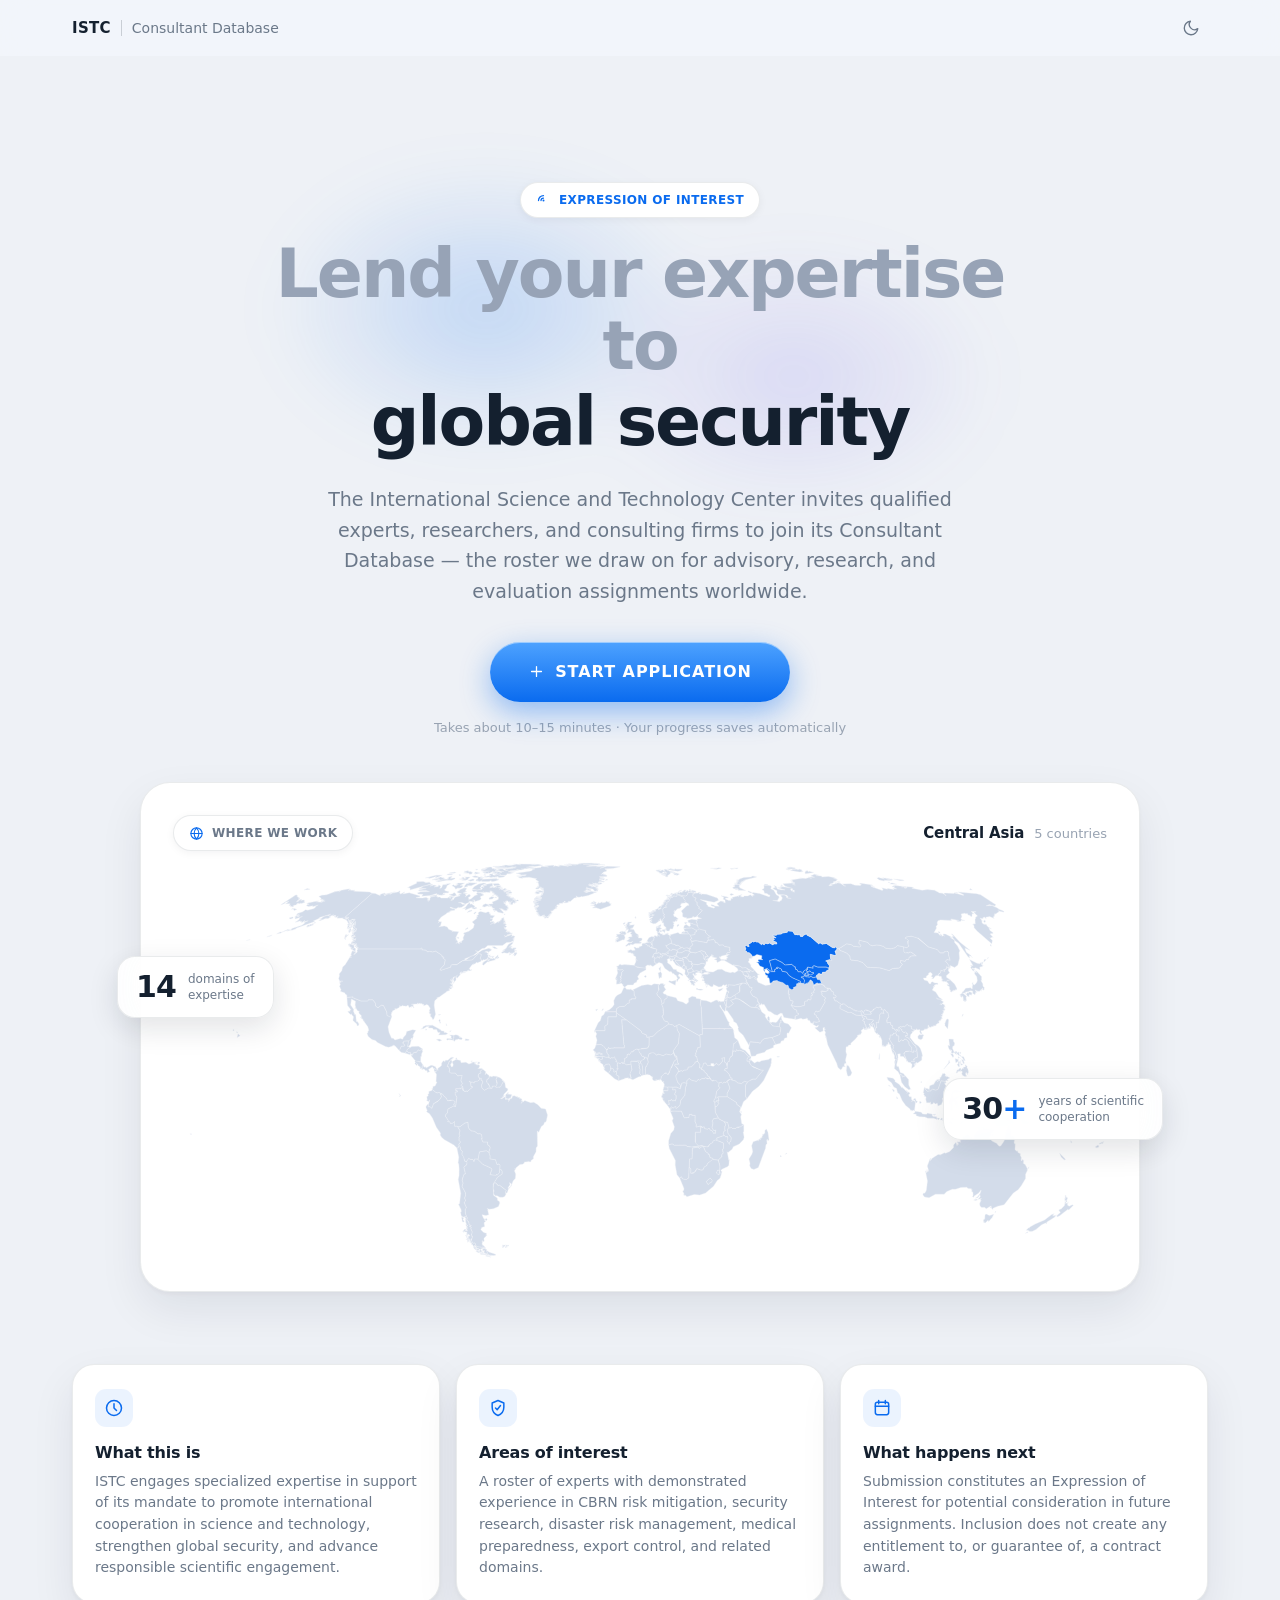
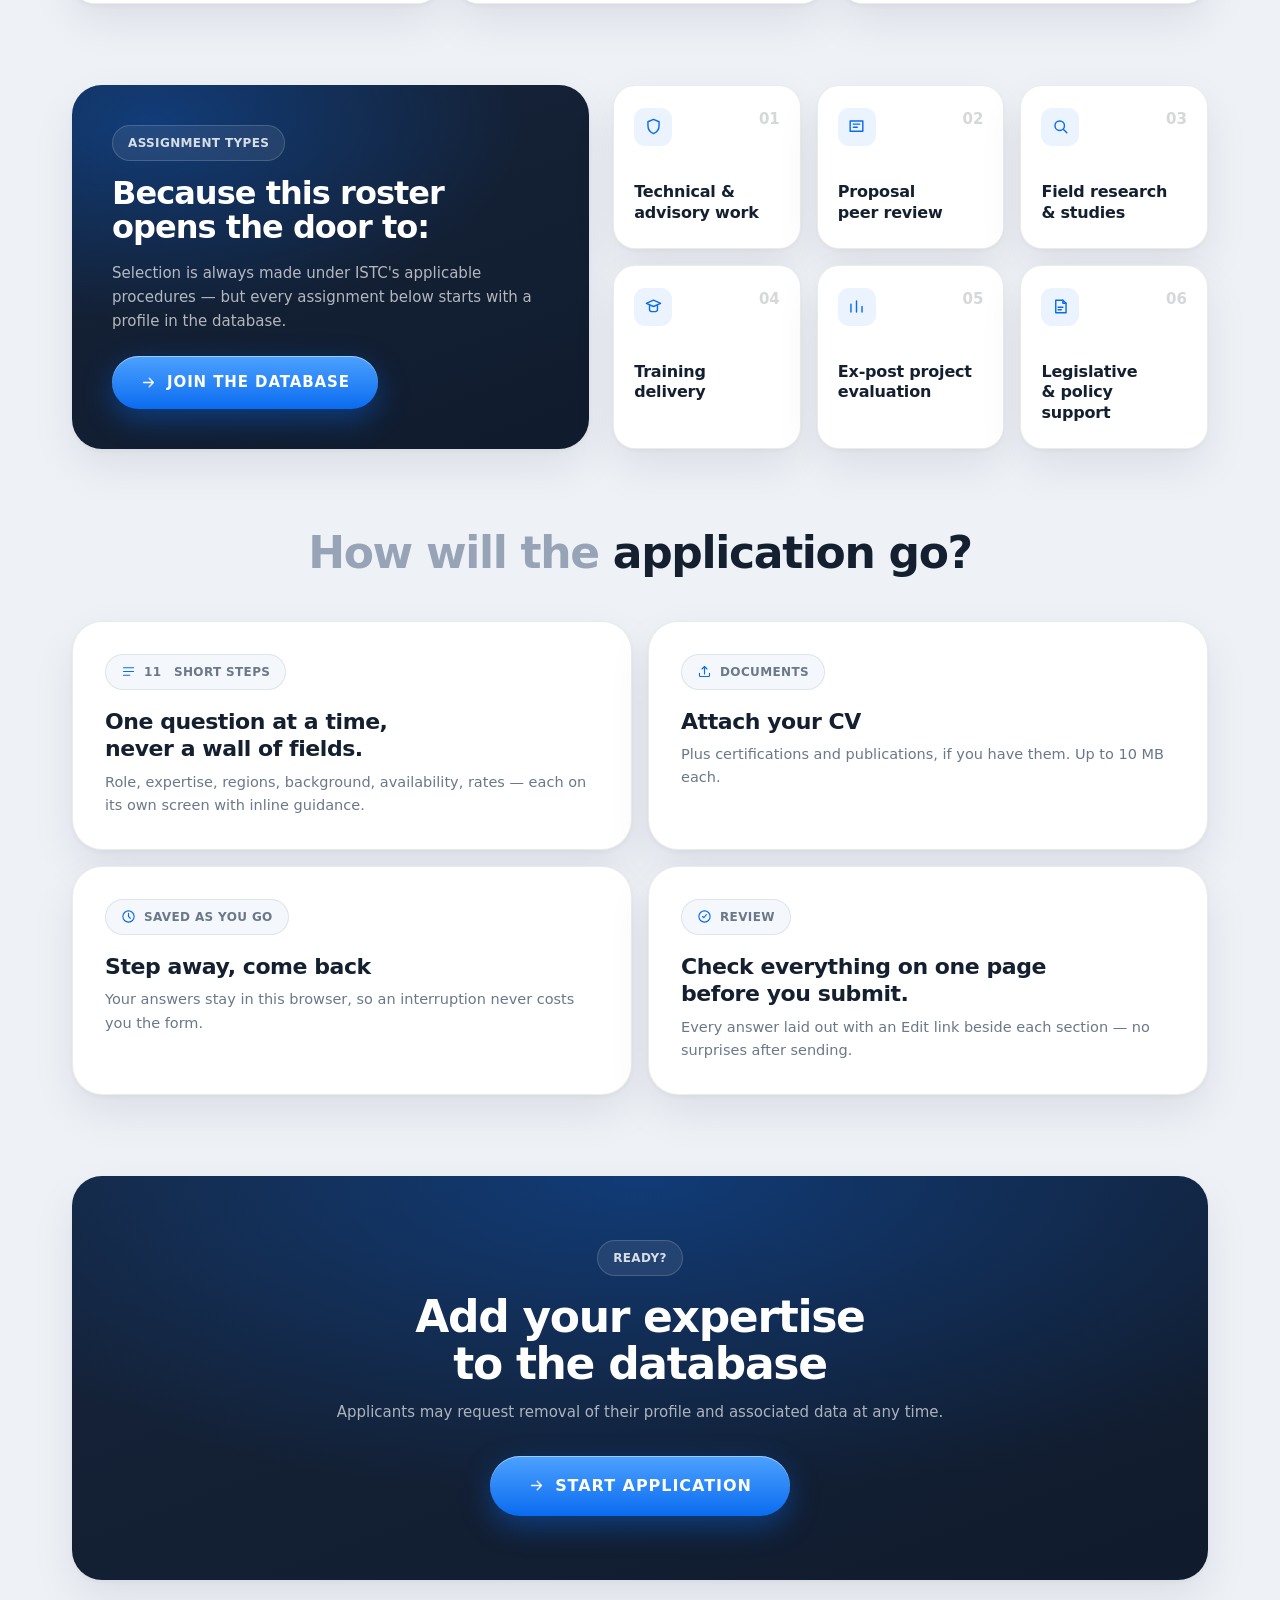
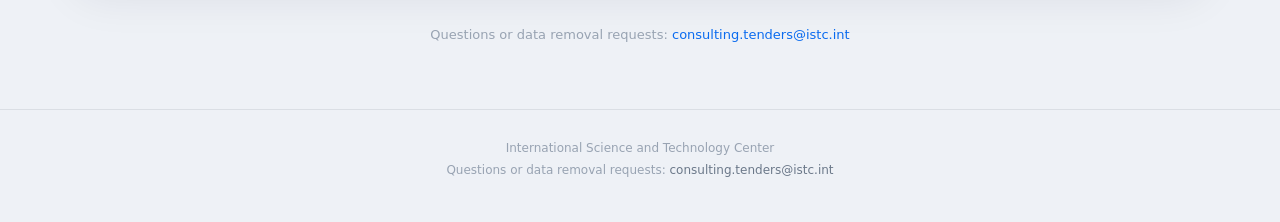
<file: index.html>
<!DOCTYPE html>
<html lang="en">
<head>
  <meta charset="UTF-8" />
  <meta name="viewport" content="width=device-width, initial-scale=1.0" />
  <script>try { document.documentElement.dataset.theme = localStorage.getItem('istc-theme') || 'light'; } catch (e) { document.documentElement.dataset.theme = 'light'; }</script>
  <title>ISTC Consultant Database — Expression of Interest</title>
  <meta name="description" content="Submit an Expression of Interest for inclusion in the ISTC Consultant Database." />
  <link rel="icon" href="data:image/svg+xml,%3Csvg xmlns='http://www.w3.org/2000/svg' viewBox='0 0 64 64'%3E%3Crect width='64' height='64' rx='14' fill='%230a6bef'/%3E%3Ctext x='32' y='42' font-family='-apple-system,Helvetica,Arial' font-size='26' font-weight='700' fill='white' text-anchor='middle'%3EI%3C/text%3E%3C/svg%3E" />
  <!-- ?v= is a cache-busting token: bump it on every deploy so returning
       visitors never run a stale mix of old CSS with new JS. -->
  <link rel="stylesheet" href="styles.css?v=2026-08-11a" />
</head>
<body>

  <header class="site-header" id="siteHeader">
    <div class="header-inner">
      <div class="brand">
        <span class="brand-mark">ISTC</span>
        <span class="brand-divider" aria-hidden="true"></span>
        <span class="brand-name">Consultant Database</span>
      </div>
      <div class="header-actions">
        <div class="step-indicator" id="stepIndicator" aria-live="polite"></div>
        <button class="theme-toggle" id="themeToggle" type="button" aria-label="Switch to dark appearance">
          <svg class="icon-moon" viewBox="0 0 24 24" fill="none" stroke="currentColor" stroke-width="1.8" stroke-linecap="round" stroke-linejoin="round" aria-hidden="true"><path d="M21 12.8A9 9 0 1 1 11.2 3a7 7 0 0 0 9.8 9.8z"/></svg>
          <svg class="icon-sun" viewBox="0 0 24 24" fill="none" stroke="currentColor" stroke-width="1.8" stroke-linecap="round" stroke-linejoin="round" aria-hidden="true"><circle cx="12" cy="12" r="4"/><path d="M12 2v2m0 16v2M4.9 4.9l1.4 1.4m11.4 11.4l1.4 1.4M2 12h2m16 0h2M4.9 19.1l1.4-1.4m11.4-11.4l1.4-1.4"/></svg>
        </button>
      </div>
    </div>
    <div class="progress-track" aria-hidden="true">
      <div class="progress-fill" id="progressFill"></div>
    </div>
    <nav class="stepper" id="stepper" aria-label="Application steps" hidden>
      <div class="stepper-track" id="stepperTrack"></div>
    </nav>
  </header>

  <main id="main">

    <!-- ============ LANDING ============ -->
    <section class="step step-intro" data-step="intro">

      <div class="hero">
        <div class="hero-glow" aria-hidden="true"></div>

        <span class="pill pill-live">
          <svg viewBox="0 0 24 24" fill="none" stroke="currentColor" stroke-width="2" stroke-linecap="round" aria-hidden="true"><path d="M4 12a8 8 0 0 1 8-8"/><path d="M8 12a4 4 0 0 1 4-4"/><circle cx="12" cy="12" r="1.6" fill="currentColor" stroke="none"/></svg>
          Expression of Interest
        </span>

        <h1 class="hero-title">
          <span class="line"><span class="soft">Lend your expertise to</span></span>
          <span class="line"><span class="strong">global security</span></span>
        </h1>

        <p class="hero-lead">
          The International Science and Technology Center invites qualified experts,
          researchers, and consulting firms to join its Consultant Database —
          the roster we draw on for advisory, research, and evaluation assignments worldwide.
        </p>

        <div class="hero-cta">
          <button class="btn btn-glow btn-large" id="startBtn" type="button">
            <svg viewBox="0 0 24 24" fill="none" stroke="currentColor" stroke-width="1.8" stroke-linecap="round" stroke-linejoin="round" aria-hidden="true"><path d="M12 5v14M5 12h14"/></svg>
            Start application
          </button>
          <p class="hero-time">Takes about 10–15 minutes · Your progress saves automatically</p>
        </div>
      </div>

      <!-- Interactive world map -->
      <div class="map-showcase">
        <div class="map-showcase-head">
          <span class="pill">
            <svg viewBox="0 0 24 24" fill="none" stroke="currentColor" stroke-width="1.8" stroke-linecap="round" stroke-linejoin="round" aria-hidden="true"><circle cx="12" cy="12" r="9"/><path d="M3 12h18M12 3c2.5 2.6 3.8 5.7 3.8 9S14.5 18.4 12 21c-2.5-2.6-3.8-5.7-3.8-9S9.5 5.6 12 3z"/></svg>
            Where we work
          </span>
          <p class="map-showcase-caption" id="tourCaption" aria-live="polite">
            <span class="tour-region">Central Asia</span>
            <span class="tour-count">5 countries</span>
          </p>
        </div>
        <div class="map-stage" id="showcaseMap"></div>
        <div class="map-float map-float-a">
          <span class="map-float-num" data-schema-stat="expertise-options">14</span>
          <span class="map-float-label">domains of<br />expertise</span>
        </div>
        <div class="map-float map-float-b">
          <span class="map-float-num">30<span class="plus">+</span></span>
          <span class="map-float-label">years of scientific<br />cooperation</span>
        </div>
      </div>

      <!-- What this is -->
      <section class="intro-section">
        <div class="intro-cards">
          <div class="intro-card">
            <div class="intro-card-icon" aria-hidden="true">
              <svg viewBox="0 0 24 24" fill="none" stroke="currentColor" stroke-width="1.8" stroke-linecap="round" stroke-linejoin="round"><circle cx="12" cy="12" r="9"/><path d="M12 7v5l3 3"/></svg>
            </div>
            <h3>What this is</h3>
            <p>ISTC engages specialized expertise in support of its mandate to promote international cooperation in science and technology, strengthen global security, and advance responsible scientific engagement.</p>
          </div>
          <div class="intro-card">
            <div class="intro-card-icon" aria-hidden="true">
              <svg viewBox="0 0 24 24" fill="none" stroke="currentColor" stroke-width="1.8" stroke-linecap="round" stroke-linejoin="round"><path d="M9 12l2 2 4-5"/><path d="M12 3l7 3v5c0 5-3.5 8.5-7 10-3.5-1.5-7-5-7-10V6l7-3z"/></svg>
            </div>
            <h3>Areas of interest</h3>
            <p>A roster of experts with demonstrated experience in CBRN risk mitigation, security research, disaster risk management, medical preparedness, export control, and related domains.</p>
          </div>
          <div class="intro-card">
            <div class="intro-card-icon" aria-hidden="true">
              <svg viewBox="0 0 24 24" fill="none" stroke="currentColor" stroke-width="1.8" stroke-linecap="round" stroke-linejoin="round"><rect x="4" y="5" width="16" height="15" rx="2.5"/><path d="M8 3v4M16 3v4M4 10h16"/></svg>
            </div>
            <h3>What happens next</h3>
            <p>Submission constitutes an Expression of Interest for potential consideration in future assignments. Inclusion does not create any entitlement to, or guarantee of, a contract award.</p>
          </div>
        </div>
      </section>

      <!-- What you could work on -->
      <section class="work-section">
        <div class="work-dark">
          <span class="pill pill-dark">Assignment types</span>
          <h2 class="work-dark-title">
            Because this roster<br />opens the door to:
          </h2>
          <p class="work-dark-text">
            Selection is always made under ISTC's applicable procedures — but every
            assignment below starts with a profile in the database.
          </p>
          <button class="btn btn-glow" id="startBtn3" type="button">
            <svg viewBox="0 0 24 24" fill="none" stroke="currentColor" stroke-width="1.8" stroke-linecap="round" stroke-linejoin="round" aria-hidden="true"><path d="M5 12h14M13 6l6 6-6 6"/></svg>
            Join the database
          </button>
        </div>

        <div class="work-grid">
          <article class="work-card">
            <span class="work-icon" aria-hidden="true">
              <svg viewBox="0 0 24 24" fill="none" stroke="currentColor" stroke-width="1.8" stroke-linecap="round" stroke-linejoin="round"><path d="M12 3l7 3v5c0 5-3.5 8.5-7 10-3.5-1.5-7-5-7-10V6l7-3z"/></svg>
            </span>
            <span class="work-num">01</span>
            <h3>Technical &amp;<br />advisory work</h3>
          </article>
          <article class="work-card">
            <span class="work-icon" aria-hidden="true">
              <svg viewBox="0 0 24 24" fill="none" stroke="currentColor" stroke-width="1.8" stroke-linecap="round" stroke-linejoin="round"><path d="M4 5h16v13H4z"/><path d="M8 9h8M8 13h5"/></svg>
            </span>
            <span class="work-num">02</span>
            <h3>Proposal<br />peer review</h3>
          </article>
          <article class="work-card">
            <span class="work-icon" aria-hidden="true">
              <svg viewBox="0 0 24 24" fill="none" stroke="currentColor" stroke-width="1.8" stroke-linecap="round" stroke-linejoin="round"><circle cx="11" cy="11" r="6"/><path d="M20 20l-4.5-4.5"/></svg>
            </span>
            <span class="work-num">03</span>
            <h3>Field research<br />&amp; studies</h3>
          </article>
          <article class="work-card">
            <span class="work-icon" aria-hidden="true">
              <svg viewBox="0 0 24 24" fill="none" stroke="currentColor" stroke-width="1.8" stroke-linecap="round" stroke-linejoin="round"><path d="M3 8l9-4 9 4-9 4-9-4z"/><path d="M7 11v5c0 1.4 2.2 2.5 5 2.5s5-1.1 5-2.5v-5"/></svg>
            </span>
            <span class="work-num">04</span>
            <h3>Training<br />delivery</h3>
          </article>
          <article class="work-card">
            <span class="work-icon" aria-hidden="true">
              <svg viewBox="0 0 24 24" fill="none" stroke="currentColor" stroke-width="1.8" stroke-linecap="round" stroke-linejoin="round"><path d="M5 19V9M12 19V5M19 19v-7"/></svg>
            </span>
            <span class="work-num">05</span>
            <h3>Ex-post project<br />evaluation</h3>
          </article>
          <article class="work-card">
            <span class="work-icon" aria-hidden="true">
              <svg viewBox="0 0 24 24" fill="none" stroke="currentColor" stroke-width="1.8" stroke-linecap="round" stroke-linejoin="round"><path d="M6 4h9l4 4v12H6z"/><path d="M15 4v4h4"/><path d="M9 13h6M9 16h4"/></svg>
            </span>
            <span class="work-num">06</span>
            <h3>Legislative<br />&amp; policy support</h3>
          </article>
        </div>
      </section>

      <!-- How it works -->
      <section class="how">
        <h2 class="section-title">
          <span class="soft">How will the</span>
          <span class="strong">application go?</span>
        </h2>
        <div class="how-grid">
          <article class="how-card how-card-wide">
            <span class="pill">
              <svg viewBox="0 0 24 24" fill="none" stroke="currentColor" stroke-width="1.8" stroke-linecap="round" stroke-linejoin="round" aria-hidden="true"><path d="M4 6h16M4 12h16M4 18h10"/></svg>
              <span data-schema-stat="steps">11</span>&nbsp;short steps
            </span>
            <h3>One question at a time,<br />never a wall of fields.</h3>
            <p>Role, expertise, regions, background, availability, rates — each on its own screen with inline guidance.</p>
          </article>
          <article class="how-card">
            <span class="pill">
              <svg viewBox="0 0 24 24" fill="none" stroke="currentColor" stroke-width="1.8" stroke-linecap="round" stroke-linejoin="round" aria-hidden="true"><path d="M12 16V4m0 0L8 8m4-4l4 4"/><path d="M4 15v3.5A1.5 1.5 0 0 0 5.5 20h13a1.5 1.5 0 0 0 1.5-1.5V15"/></svg>
              Documents
            </span>
            <h3>Attach your CV</h3>
            <p>Plus certifications and publications, if you have them. Up to 10 MB each.</p>
          </article>
          <article class="how-card">
            <span class="pill">
              <svg viewBox="0 0 24 24" fill="none" stroke="currentColor" stroke-width="1.8" stroke-linecap="round" stroke-linejoin="round" aria-hidden="true"><circle cx="12" cy="12" r="9"/><path d="M12 7v5l3 3"/></svg>
              Saved as you go
            </span>
            <h3>Step away, come back</h3>
            <p>Your answers stay in this browser, so an interruption never costs you the form.</p>
          </article>
          <article class="how-card how-card-wide">
            <span class="pill">
              <svg viewBox="0 0 24 24" fill="none" stroke="currentColor" stroke-width="1.8" stroke-linecap="round" stroke-linejoin="round" aria-hidden="true"><path d="M9 12l2 2 4-5"/><circle cx="12" cy="12" r="9"/></svg>
              Review
            </span>
            <h3>Check everything on one page<br />before you submit.</h3>
            <p>Every answer laid out with an Edit link beside each section — no surprises after sending.</p>
          </article>
        </div>
      </section>

      <!-- Closing CTA -->
      <section class="closer">
        <span class="pill pill-dark">Ready?</span>
        <h2 class="closer-title">Add your expertise<br />to the database</h2>
        <p class="closer-text">
          Applicants may request removal of their profile and associated data at any time.
        </p>
        <button class="btn btn-glow btn-large" id="startBtn2" type="button">
          <svg viewBox="0 0 24 24" fill="none" stroke="currentColor" stroke-width="1.8" stroke-linecap="round" stroke-linejoin="round" aria-hidden="true"><path d="M5 12h14M13 6l6 6-6 6"/></svg>
          Start application
        </button>
      </section>

      <p class="intro-privacy">
        Questions or data removal requests:
        <a href="mailto:consulting.tenders@istc.int">consulting.tenders@istc.int</a>
      </p>
    </section>

    <!-- Steps are rendered from schema.js by render.js — edit them in admin.html -->
    <form id="eoiForm" novalidate></form>

    <!-- ============ SUCCESS ============ -->
    <section class="step step-success" data-step="success" hidden>
      <div class="success-inner">
        <div class="success-mark" aria-hidden="true">
          <svg viewBox="0 0 64 64" fill="none">
            <circle cx="32" cy="32" r="30" stroke="currentColor" stroke-width="3" class="success-circle" />
            <path d="M20 33l8 8 16-17" stroke="currentColor" stroke-width="4" stroke-linecap="round" stroke-linejoin="round" class="success-tick" />
          </svg>
        </div>
        <h2 class="success-title" tabindex="-1">Thank you</h2>
        <p class="success-text">
          Your Expression of Interest has been received. ISTC will contact you should a suitable
          assignment arise. Inclusion in the Consultant Database does not guarantee a contract award.
        </p>
        <div class="success-downloads" id="successDownloads">
          <button type="button" class="download-btn" data-download="pdf">Save as PDF</button>
          <button type="button" class="download-btn" data-download="xlsx">Download Excel</button>
        </div>
        <p class="success-text success-text-small">
          You may request removal of your profile at any time by writing to
          <a href="mailto:consulting.tenders@istc.int">consulting.tenders@istc.int</a>.
        </p>
      </div>
    </section>

  </main>

  <footer class="site-footer">
    <p>International Science and Technology Center</p>
    <p>
      Questions or data removal requests:
      <a href="mailto:consulting.tenders@istc.int">consulting.tenders@istc.int</a>
    </p>
  </footer>

  <!-- Order matters: schema + icons + map must exist before render.js builds
       the form, and app.js wires the rendered DOM. -->
  <script src="form-schema.js?v=2026-08-11a"></script>
  <script src="schema.js?v=2026-08-11a"></script>
  <script src="data.js?v=2026-08-11a"></script>
  <script src="map-data.js?v=2026-08-11a"></script>
  <script src="map.js?v=2026-08-11a"></script>
  <script src="icons.js?v=2026-08-11a"></script>
  <script src="render.js?v=2026-08-11a"></script>
  <script src="export.js?v=2026-08-11a"></script>
  <script src="app.js?v=2026-08-11a"></script>
  <script src="landing.js?v=2026-08-11a"></script>
</body>
</html>
</file>
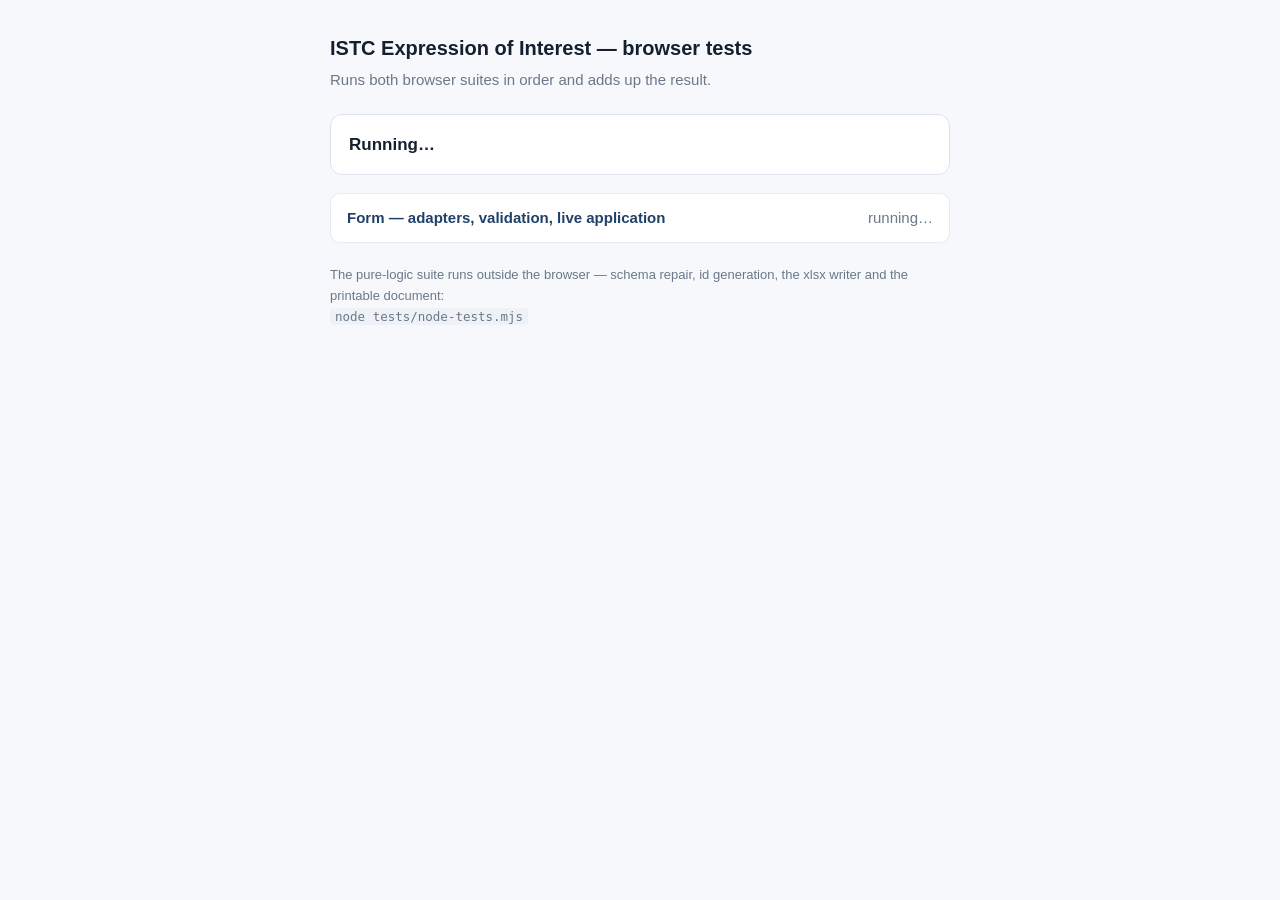
<file: tests/index.html>
<!DOCTYPE html>
<html lang="en">
<head>
<meta charset="UTF-8" />
<meta name="viewport" content="width=device-width, initial-scale=1" />
<title>ISTC form — all browser tests</title>
<style>
  body { font: 15px/1.6 -apple-system, "Segoe UI", Roboto, sans-serif; margin: 0; padding: 32px;
         background: #f6f8fb; color: #14202f; }
  main { max-width: 620px; margin: 0 auto; }
  h1 { font-size: 20px; margin: 0 0 4px; }
  .sub { color: #6b7889; margin: 0 0 22px; }
  #total { border: 1px solid #dde3ec; background: #fff; border-radius: 12px; padding: 16px 18px;
           font-size: 17px; font-weight: 700; margin-bottom: 18px; }
  #total.pass { border-color: #1f8a4c; color: #1f8a4c; }
  #total.fail { border-color: #c0392b; color: #c0392b; }
  .suite { display: flex; align-items: baseline; gap: 10px; background: #fff; border: 1px solid #e6eaf1;
           border-radius: 10px; padding: 12px 16px; margin-bottom: 8px; }
  .suite a { font-weight: 600; color: #204068; text-decoration: none; }
  .suite a:hover { text-decoration: underline; }
  .score { margin-left: auto; font-variant-numeric: tabular-nums; color: #6b7889; }
  .score.ok { color: #1f8a4c; font-weight: 700; }
  .score.no { color: #c0392b; font-weight: 700; }
  .fails { font: 12px/1.5 ui-monospace, Menlo, monospace; color: #c0392b; white-space: pre-wrap;
           margin: 0 0 10px 16px; }
  .note { color: #6b7889; font-size: 13px; margin-top: 22px; }
  code { background: #eef1f6; padding: 1px 5px; border-radius: 4px; font-size: 12.5px; }
  iframe { position: absolute; left: -10000px; top: 0; width: 1400px; height: 1000px; border: 0; }
</style>
</head>
<body>
<main>
  <h1>ISTC Expression of Interest — browser tests</h1>
  <p class="sub">Runs both browser suites in order and adds up the result.</p>
  <div id="total">Running…</div>
  <div id="suites"></div>
  <p class="note">
    The pure-logic suite runs outside the browser — schema repair, id generation,
    the xlsx writer and the printable document:<br />
    <code>node tests/node-tests.mjs</code>
  </p>
</main>

<iframe id="runner"></iframe>

<script>
'use strict';

/* Each suite is its own page so it can be opened and debugged on its own.
   This hub just loads them in turn and reads the result each one publishes.
   They run sequentially on purpose: both use the same localStorage keys. */
const SUITES = [
  { file: 'tests.html', label: 'Form — adapters, validation, live application' },
  { file: 'admin-tests.html', label: 'Editor — questions, types, conditions, publishing' },
];

const runner = document.getElementById('runner');
const list = document.getElementById('suites');
const total = document.getElementById('total');

function row(suite) {
  const el = document.createElement('div');
  el.className = 'suite';
  el.innerHTML = `<a href="${suite.file}" target="_blank">${suite.label}</a>`
    + `<span class="score">running…</span>`;
  list.appendChild(el);
  return el.querySelector('.score');
}

function runSuite(suite) {
  return new Promise((resolve) => {
    const started = Date.now();
    const poll = setInterval(() => {
      let result = null;
      try { result = runner.contentWindow.__testResults; } catch (_) { /* still navigating */ }
      if (result) { clearInterval(poll); resolve(result); }
      else if (Date.now() - started > 60000) {
        clearInterval(poll);
        resolve({ passed: 0, failed: 1, failures: [{ name: suite.file, error: 'timed out after 60s' }] });
      }
    }, 200);
    runner.src = `${suite.file}?hub=${Date.now()}`;
  });
}

(async function main() {
  let passed = 0;
  let failed = 0;

  for (const suite of SUITES) {
    const score = row(suite);
    const result = await runSuite(suite);
    passed += result.passed;
    failed += result.failed;
    score.textContent = result.failed ? `${result.passed} passed, ${result.failed} failed` : `${result.passed} passed`;
    score.className = `score ${result.failed ? 'no' : 'ok'}`;
    (result.failures || []).forEach((f) => {
      const p = document.createElement('p');
      p.className = 'fails';
      p.textContent = `✗ ${f.name}\n  ${f.error || f.err || ''}`;
      list.appendChild(p);
    });
  }

  total.textContent = failed ? `${passed} passed, ${failed} failed` : `All ${passed} browser tests passed`;
  total.className = failed ? 'fail' : 'pass';
  document.title = failed ? `FAIL (${failed})` : `PASS (${passed})`;
  window.__testResults = { passed, failed };
})();
</script>
</body>
</html>
</file>
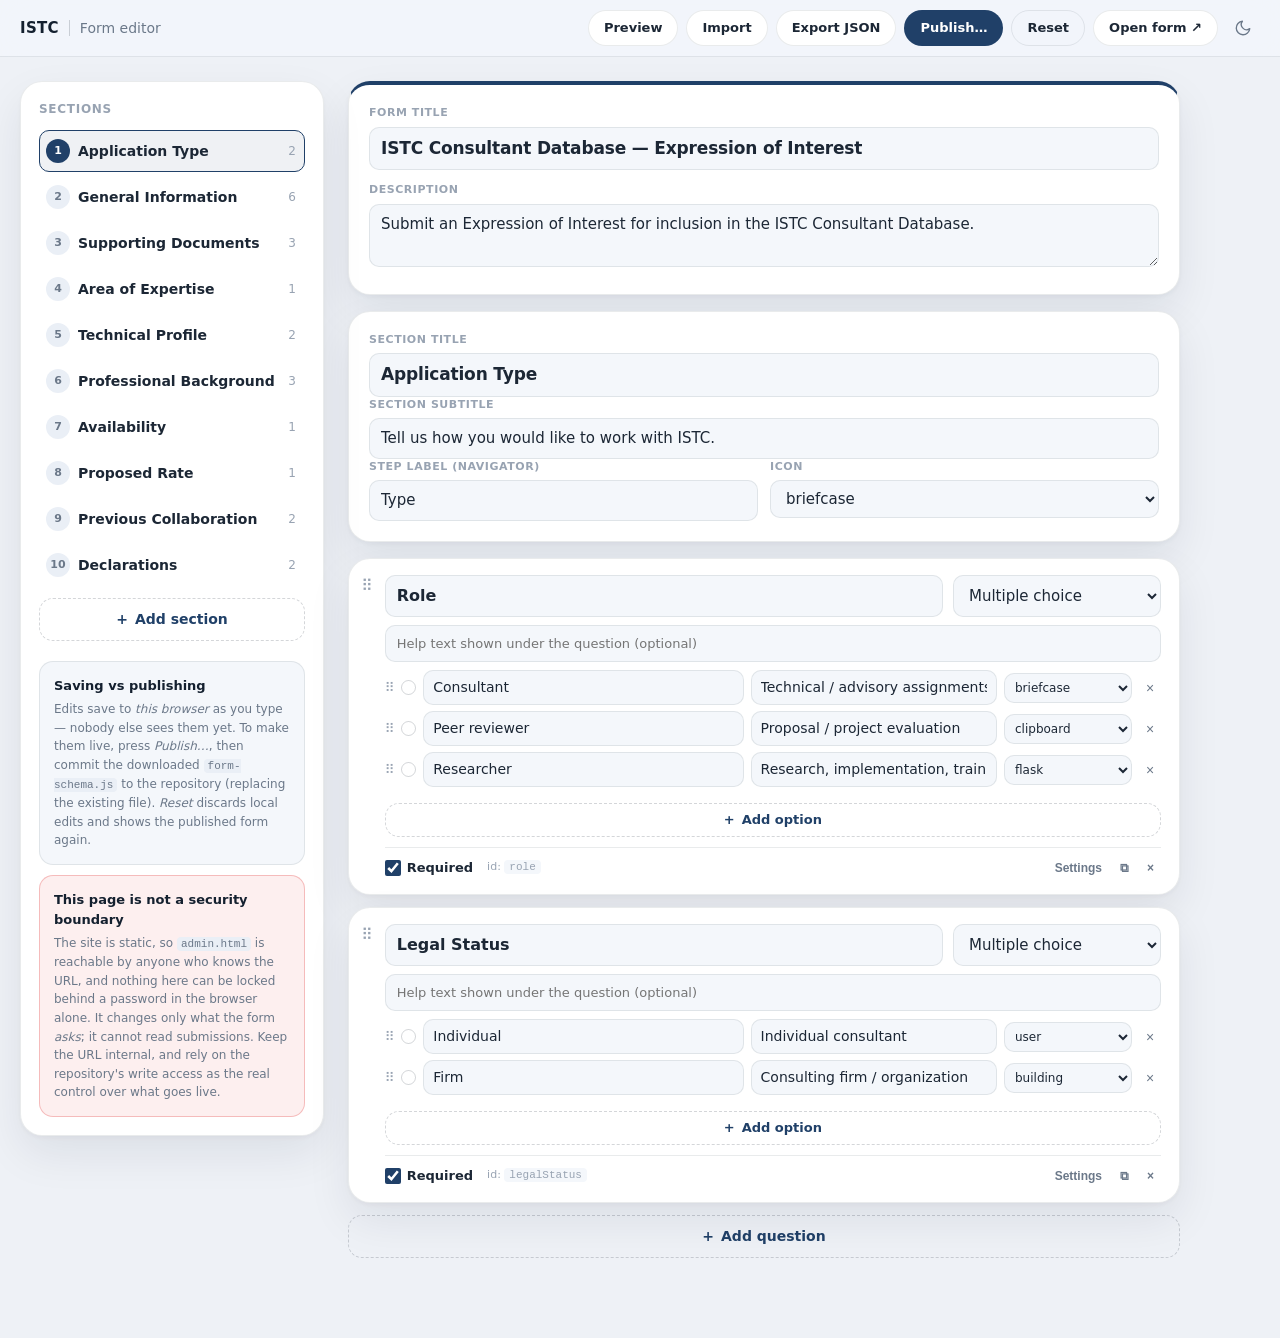
<file: admin.html>
<!DOCTYPE html>
<html lang="en">
<head>
  <meta charset="UTF-8" />
  <meta name="viewport" content="width=device-width, initial-scale=1.0" />
  <script>try { document.documentElement.dataset.theme = localStorage.getItem('istc-theme') || 'light'; } catch (e) { document.documentElement.dataset.theme = 'light'; }</script>
  <title>Form editor — ISTC Consultant Database</title>
  <meta name="robots" content="noindex" />
  <link rel="icon" href="data:image/svg+xml,%3Csvg xmlns='http://www.w3.org/2000/svg' viewBox='0 0 64 64'%3E%3Crect width='64' height='64' rx='14' fill='%23204068'/%3E%3Ctext x='32' y='43' font-family='-apple-system,Helvetica,Arial' font-size='30' font-weight='700' fill='white' text-anchor='middle'%3E%E2%9A%99%3C/text%3E%3C/svg%3E" />
  <link rel="stylesheet" href="styles.css?v=2026-08-11a" />
  <link rel="stylesheet" href="admin.css?v=2026-08-11a" />
</head>
<body class="admin-body">

  <header class="admin-header">
    <div class="admin-header-inner">
      <div class="brand">
        <span class="brand-mark">ISTC</span>
        <span class="brand-divider" aria-hidden="true"></span>
        <span class="brand-name">Form editor</span>
      </div>
      <div class="admin-actions">
        <span class="admin-saved" id="savedState" aria-live="polite"></span>
        <button type="button" class="admin-btn" id="previewBtn">Preview</button>
        <button type="button" class="admin-btn" id="importBtn">Import</button>
        <button type="button" class="admin-btn" id="exportJsonBtn">Export JSON</button>
        <button type="button" class="admin-btn admin-btn-primary" id="exportBtn">Publish…</button>
        <button type="button" class="admin-btn admin-btn-ghost" id="resetBtn">Reset</button>
        <a class="admin-btn" href="index.html" target="_blank" rel="noopener">Open form ↗</a>
        <button class="theme-toggle" id="themeToggle" type="button" aria-label="Switch appearance">
          <svg class="icon-moon" viewBox="0 0 24 24" fill="none" stroke="currentColor" stroke-width="1.8" stroke-linecap="round" stroke-linejoin="round" aria-hidden="true"><path d="M21 12.8A9 9 0 1 1 11.2 3a7 7 0 0 0 9.8 9.8z"/></svg>
          <svg class="icon-sun" viewBox="0 0 24 24" fill="none" stroke="currentColor" stroke-width="1.8" stroke-linecap="round" stroke-linejoin="round" aria-hidden="true"><circle cx="12" cy="12" r="4"/><path d="M12 2v2m0 16v2M4.9 4.9l1.4 1.4m11.4 11.4l1.4 1.4M2 12h2m16 0h2M4.9 19.1l1.4-1.4m11.4-11.4l1.4-1.4"/></svg>
        </button>
      </div>
    </div>
  </header>

  <main class="admin-main">
    <aside class="admin-sidebar">
      <h2 class="admin-side-title">Sections</h2>
      <ol class="section-list" id="sectionList"></ol>
      <button type="button" class="admin-add" id="addSectionBtn">
        <span aria-hidden="true">+</span> Add section
      </button>

      <div class="admin-note">
        <strong>Saving vs publishing</strong>
        <p>
          Edits save to <em>this browser</em> as you type — nobody else sees them yet.
          To make them live, press <em>Publish…</em>, then commit the downloaded
          <code>form-schema.js</code> to the repository (replacing the existing file).
          <em>Reset</em> discards local edits and shows the published form again.
        </p>
      </div>

      <div class="admin-note admin-note-warn">
        <strong>This page is not a security boundary</strong>
        <p>
          The site is static, so <code>admin.html</code> is reachable by anyone who
          knows the URL, and nothing here can be locked behind a password in the
          browser alone. It changes only what the form <em>asks</em>; it cannot read
          submissions. Keep the URL internal, and rely on the repository's write
          access as the real control over what goes live.
        </p>
      </div>
    </aside>

    <div class="admin-canvas">
      <div class="admin-form-head">
        <label class="admin-label" for="formTitle">Form title</label>
        <input class="admin-input admin-input-title" id="formTitle" type="text" />
        <label class="admin-label" for="formDesc">Description</label>
        <textarea class="admin-input" id="formDesc" rows="2"></textarea>
      </div>

      <div class="admin-section-head">
        <div>
          <label class="admin-label" for="sectionTitle">Section title</label>
          <input class="admin-input admin-input-title" id="sectionTitle" type="text" />
        </div>
        <div>
          <label class="admin-label" for="sectionSubtitle">Section subtitle</label>
          <input class="admin-input" id="sectionSubtitle" type="text" />
        </div>
        <div class="admin-two">
          <div>
            <label class="admin-label" for="sectionNav">Step label (navigator)</label>
            <input class="admin-input" id="sectionNav" type="text" />
          </div>
          <div>
            <label class="admin-label" for="sectionIcon">Icon</label>
            <select class="admin-input" id="sectionIcon"></select>
          </div>
        </div>
      </div>

      <div id="questionList"></div>

      <div class="admin-add-row">
        <button type="button" class="admin-add" id="addQuestionBtn">
          <span aria-hidden="true">+</span> Add question
        </button>
      </div>
    </div>
  </main>

  <!-- Preview -->
  <div class="admin-modal" id="previewModal" hidden>
    <div class="admin-modal-card admin-modal-wide">
      <div class="admin-modal-head">
        <h2>Preview — <span id="previewStepName"></span></h2>
        <button type="button" class="admin-btn admin-btn-ghost" id="closePreview">Close</button>
      </div>
      <div class="admin-preview-body">
        <div class="step-card" id="previewHost"></div>
      </div>
      <p class="admin-modal-note">
        A visual preview of this section. Buttons and the map are not interactive here —
        open the real form to test behaviour.
      </p>
    </div>
  </div>

  <!-- Import -->
  <div class="admin-modal" id="importModal" hidden>
    <div class="admin-modal-card">
      <div class="admin-modal-head">
        <h2>Import schema JSON</h2>
        <button type="button" class="admin-btn admin-btn-ghost" id="closeImport">Close</button>
      </div>
      <textarea class="admin-input admin-json" id="importText" rows="14" placeholder="Paste the contents of form-schema.json here…"></textarea>
      <p class="admin-modal-error" id="importError" hidden></p>
      <div class="admin-modal-foot">
        <button type="button" class="admin-btn admin-btn-primary" id="doImport">Replace form with this JSON</button>
      </div>
    </div>
  </div>

  <script src="schema.js?v=2026-08-11a"></script>
  <script src="data.js?v=2026-08-11a"></script>
  <script src="icons.js?v=2026-08-11a"></script>
  <script src="render.js?v=2026-08-11a"></script>
  <script src="admin.js?v=2026-08-11a"></script>
</body>
</html>
</file>
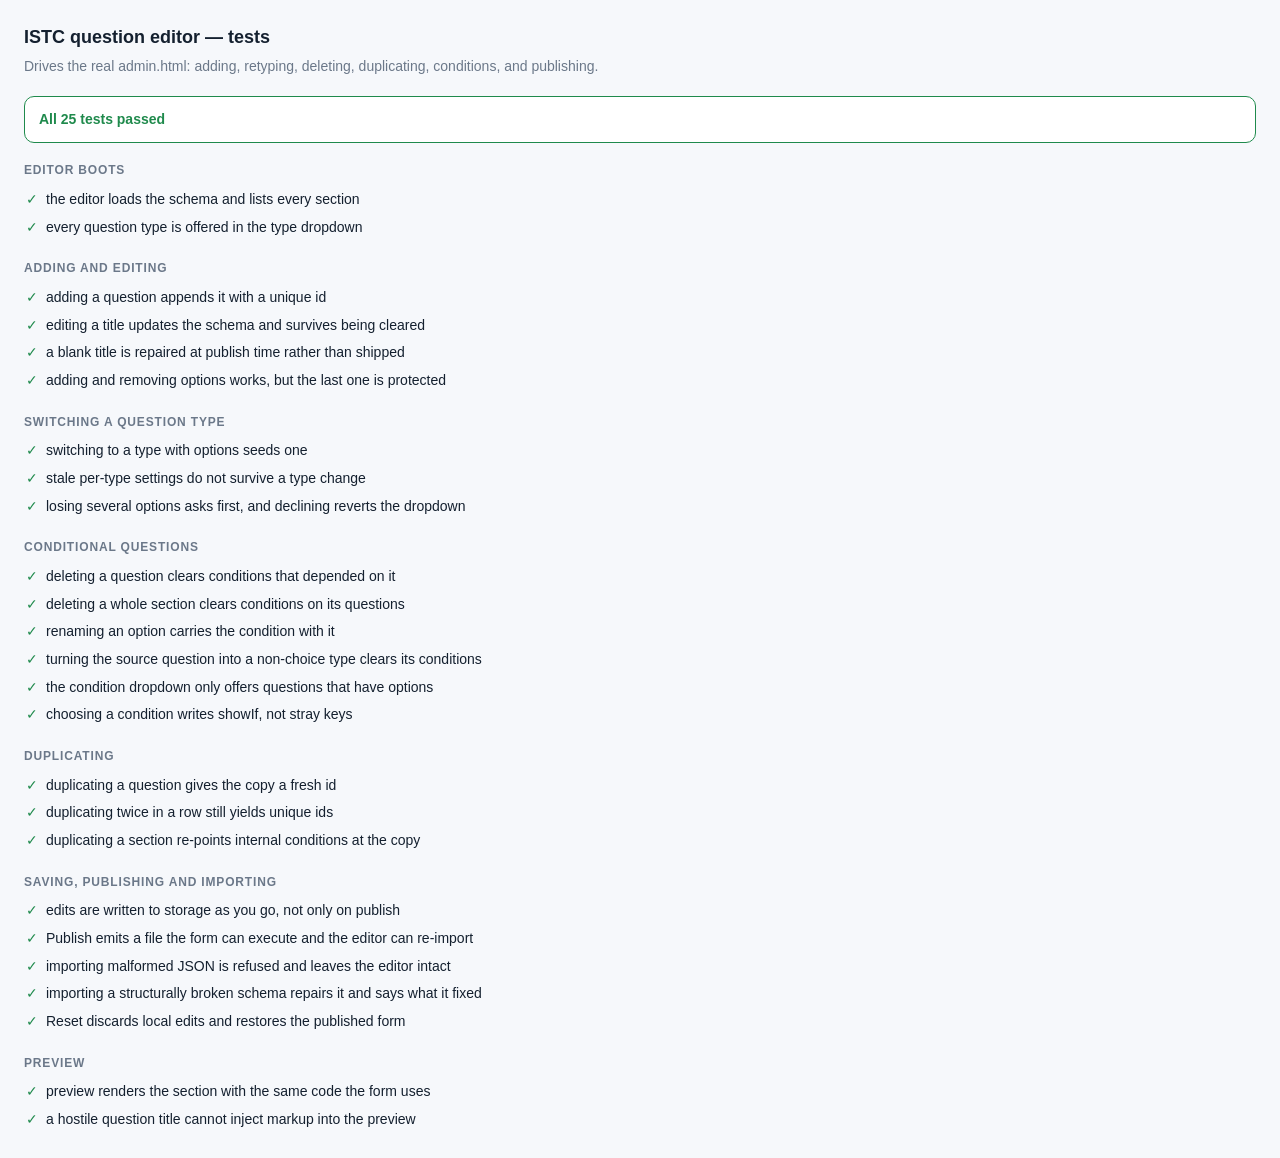
<file: tests/admin-tests.html>
<!DOCTYPE html>
<html lang="en">
<head>
<meta charset="UTF-8" />
<meta name="viewport" content="width=device-width, initial-scale=1" />
<title>ISTC question editor — tests</title>
<style>
  body { font: 14px/1.55 -apple-system, "Segoe UI", Roboto, sans-serif; margin: 0; padding: 24px;
         background: #f6f8fb; color: #14202f; }
  h1 { font-size: 18px; margin: 0 0 4px; }
  .sub { color: #6b7889; margin: 0 0 18px; }
  #summary { position: sticky; top: 0; background: #fff; border: 1px solid #dde3ec; border-radius: 10px;
             padding: 12px 14px; font-weight: 700; margin-bottom: 14px; z-index: 5; }
  #summary.pass { border-color: #1f8a4c; color: #1f8a4c; }
  #summary.fail { border-color: #c0392b; color: #c0392b; }
  h2 { font-size: 12px; text-transform: uppercase; letter-spacing: .07em; color: #6b7889; margin: 18px 0 6px; }
  .t { padding: 3px 0 3px 22px; position: relative; }
  .t.ok::before { content: "✓"; color: #1f8a4c; position: absolute; left: 2px; }
  .t.no::before { content: "✗"; color: #c0392b; position: absolute; left: 2px; }
  .t.no { color: #c0392b; }
  .why { color: #c0392b; font: 12px/1.5 ui-monospace, Menlo, monospace; white-space: pre-wrap; margin: 2px 0 6px; }
  iframe { position: absolute; left: -10000px; top: 0; width: 1400px; height: 1000px; border: 0; }
</style>
</head>
<body>

<h1>ISTC question editor — tests</h1>
<p class="sub">Drives the real admin.html: adding, retyping, deleting, duplicating, conditions, and publishing.</p>
<div id="summary">Running…</div>
<div id="out"></div>

<iframe id="admin"></iframe>

<script src="../schema.js"></script>
<script>
'use strict';

let passed = 0;
const failed = [];
const out = document.getElementById('out');

function group(name) {
  const h = document.createElement('h2');
  h.textContent = name;
  out.appendChild(h);
}

async function test(name, fn) {
  const row = document.createElement('div');
  row.className = 't';
  row.textContent = name;
  out.appendChild(row);
  try {
    await fn();
    row.classList.add('ok');
    passed += 1;
  } catch (err) {
    row.classList.add('no');
    const why = document.createElement('div');
    why.className = 'why';
    why.textContent = err && err.stack ? err.stack.split('\n').slice(0, 3).join('\n') : String(err);
    out.appendChild(why);
    failed.push({ name, err: String(err && err.message || err) });
  }
}

function assert(cond, msg) { if (!cond) throw new Error(msg || 'assertion failed'); }
function eq(a, b, msg) {
  const x = JSON.stringify(a); const y = JSON.stringify(b);
  if (x !== y) throw new Error(`${msg || 'not equal'}\n  actual:   ${x}\n  expected: ${y}`);
}

const frame = document.getElementById('admin');
const STORAGE_KEY = 'istc-form-schema-v1';

/* The editor writes to the same localStorage key the live form reads. These
   tests deliberately break the schema in storage, so the original is handed
   back at the end — but only if it still describes a usable form, otherwise
   a failed earlier run would keep re-poisoning every later one. */
const preexisting = localStorage.getItem(STORAGE_KEY);

function restoreStorage() {
  localStorage.removeItem(STORAGE_KEY);
  if (!preexisting) return;
  try {
    if (normalizeSchema(JSON.parse(preexisting)).issues.length === 0) {
      localStorage.setItem(STORAGE_KEY, preexisting);
    }
  } catch (_) { /* drop it */ }
}

/* admin.html loads its scripts with a fixed ?v= token, so the browser will
   happily hand the iframe a cached copy of code that has since changed on
   disk — tests then pass against the old file. Re-fetching each script with
   cache:'reload' replaces those cache entries before the iframe loads. */
const ASSETS = ['schema.js', 'data.js', 'icons.js', 'render.js', 'admin.js', 'admin.css', 'admin.html'];

async function primeCache() {
  const token = '?v=2026-08-11a';
  await Promise.all(ASSETS.map((f) => fetch(`../${f}${f.endsWith('.html') ? '' : token}`, { cache: 'reload' })));
}

async function bootAdmin() {
  await primeCache();
  return new Promise((resolve) => {
    frame.addEventListener('load', () => setTimeout(() => {
      const w = frame.contentWindow;
      // The editor asks for confirmation before destructive edits; the tests
      // answer for the user, and record what they were asked.
      w.__answers = [];
      w.__alerts = [];
      w.confirm = (msg) => { w.__answers.push(msg); return w.__confirmWith !== false; };
      w.alert = (msg) => { w.__alerts.push(msg); };
      w.__confirmWith = true;
      resolve({ w, d: frame.contentDocument });
    }, 250), { once: true });
    frame.src = `../admin.html?t=${Date.now()}`;
  });
}

function reset(w) {
  // Start every test from the published/default schema, not the previous test
  w.eval(`
    clearSchemaOverride();
    schema = loadSchema();
    activeSection = 0;
    renderAll();
  `);
}

const q = (w, path) => JSON.parse(w.eval(`JSON.stringify(${path})`));

(async function run() {
  try {
  localStorage.removeItem(STORAGE_KEY);
  const { w, d } = await bootAdmin();
  const ev = (el, type) => el.dispatchEvent(new w.Event(type, { bubbles: true }));

  /* ---------------------------------------------------------- boot */

  group('Editor boots');

  await test('the editor loads the schema and lists every section', () => {
    reset(w);
    const steps = w.eval('schema.steps.length');
    assert(steps > 0, 'no sections');
    eq(d.querySelectorAll('#sectionList .section-item').length, steps, 'section list length');
    eq(d.querySelectorAll('#questionList .q-card').length,
      w.eval('schema.steps[0].questions.length'), 'question card count');
  });

  await test('every question type is offered in the type dropdown', () => {
    const offered = [...d.querySelectorAll('#questionList .q-type option')].map((o) => o.value);
    const known = Object.keys(w.eval('QUESTION_TYPES') ? QUESTION_TYPES : {});
    known.forEach((t) => assert(offered.includes(t), `type "${t}" missing from the dropdown`));
  });

  /* ---------------------------------------------------------- adding */

  group('Adding and editing');

  await test('adding a question appends it with a unique id', () => {
    reset(w);
    const before = w.eval('schema.steps[0].questions.length');
    d.querySelector('#addQuestionBtn').click();
    d.querySelector('#addQuestionBtn').click();
    eq(w.eval('schema.steps[0].questions.length'), before + 2, 'two questions should have been added');
    const ids = q(w, 'schema.steps.flatMap(s => s.questions.map(x => x.id))');
    eq(new Set(ids).size, ids.length, 'duplicate ids after adding');
  });

  await test('editing a title updates the schema and survives being cleared', () => {
    reset(w);
    const input = d.querySelector('#questionList .q-card[data-q="0"] .q-title');
    input.value = 'Renamed question';
    ev(input, 'input');
    eq(w.eval('schema.steps[0].questions[0].title'), 'Renamed question', 'title not stored');

    input.value = '';
    ev(input, 'input');
    eq(w.eval('typeof schema.steps[0].questions[0].title'), 'string',
      'clearing the title must leave a string, not delete the key');
  });

  await test('a blank title is repaired at publish time rather than shipped', () => {
    const issues = q(w, 'normalizeSchema(schema).issues');
    assert(issues.some((s) => /no title/i.test(s)), `expected a "no title" repair, got: ${issues.join(' | ')}`);
    eq(q(w, 'normalizeSchema(schema).schema.steps[0].questions[0].title'), 'Untitled question',
      'the published copy should carry a placeholder title');
  });

  await test('adding and removing options works, but the last one is protected', () => {
    reset(w);
    // question 0 of section 0 is a choice question in the default schema
    const card = d.querySelector('#questionList .q-card[data-q="0"]');
    assert(card.querySelector('[data-add-opt]'), 'expected a choice question first');
    const before = w.eval('schema.steps[0].questions[0].options.length');
    card.querySelector('[data-add-opt]').click();
    eq(w.eval('schema.steps[0].questions[0].options.length'), before + 1, 'option not added');

    // delete every option down to one
    for (let i = 0; i < before; i++) {
      d.querySelector('#questionList .q-card[data-q="0"] [data-del-opt]').click();
    }
    eq(w.eval('schema.steps[0].questions[0].options.length'), 1, 'should have stopped at one option');
    w.__alerts.length = 0;
    d.querySelector('#questionList .q-card[data-q="0"] [data-del-opt]').click();
    eq(w.eval('schema.steps[0].questions[0].options.length'), 1, 'the last option was deleted');
    assert(w.__alerts.length === 1, 'the editor should explain why it refused');
  });

  /* ---------------------------------------------------------- type switching */

  group('Switching a question type');

  await test('switching to a type with options seeds one', () => {
    reset(w);
    d.querySelector('#addQuestionBtn').click();
    const last = w.eval('schema.steps[0].questions.length - 1');
    const sel = d.querySelector(`#questionList .q-card[data-q="${last}"] .q-type`);
    sel.value = 'dropdown';
    ev(sel, 'change');
    eq(w.eval(`schema.steps[0].questions[${last}].type`), 'dropdown', 'type not changed');
    assert(w.eval(`schema.steps[0].questions[${last}].options.length >= 1`), 'no seed option');
  });

  await test('stale per-type settings do not survive a type change', () => {
    reset(w);
    d.querySelector('#addQuestionBtn').click();
    const last = w.eval('schema.steps[0].questions.length - 1');
    w.eval(`schema.steps[0].questions[${last}].type = 'paragraph';
            schema.steps[0].questions[${last}].minWords = 500;
            renderQuestions();`);
    const sel = d.querySelector(`#questionList .q-card[data-q="${last}"] .q-type`);
    sel.value = 'radio';
    ev(sel, 'change');
    assert(!w.eval(`'minWords' in schema.steps[0].questions[${last}]`),
      'minWords should not survive onto a multiple-choice question');
  });

  await test('losing several options asks first, and declining reverts the dropdown', () => {
    reset(w);
    const card = () => d.querySelector('#questionList .q-card[data-q="0"]');
    const originalType = w.eval('schema.steps[0].questions[0].type');
    const originalOpts = w.eval('schema.steps[0].questions[0].options.length');
    assert(originalOpts > 1, 'this test needs a question with several options');

    w.__confirmWith = false;
    w.__answers.length = 0;
    const sel = card().querySelector('.q-type');
    sel.value = 'short_text';
    ev(sel, 'change');
    assert(w.__answers.length === 1, 'the editor should have asked before discarding options');
    eq(w.eval('schema.steps[0].questions[0].type'), originalType, 'declining should keep the type');
    eq(w.eval('schema.steps[0].questions[0].options.length'), originalOpts, 'declining should keep the options');
    eq(card().querySelector('.q-type').value, originalType, 'the dropdown should snap back');

    w.__confirmWith = true;
    const sel2 = card().querySelector('.q-type');
    sel2.value = 'short_text';
    ev(sel2, 'change');
    eq(w.eval('schema.steps[0].questions[0].type'), 'short_text', 'accepting should change the type');
  });

  /* ---------------------------------------------------------- conditions */

  group('Conditional questions');

  await test('deleting a question clears conditions that depended on it', () => {
    reset(w);
    // the default schema conditions orgName on legalStatus
    assert(w.eval("!!schema.steps.flatMap(s=>s.questions).find(x=>x.id==='orgName')?.showIf"),
      'this test expects orgName to be conditional');
    const section = w.eval("schema.steps.findIndex(s => s.questions.some(x => x.id === 'legalStatus'))");
    const index = w.eval(`schema.steps[${section}].questions.findIndex(x => x.id === 'legalStatus')`);
    w.eval(`activeSection = ${section}; renderAll();`);

    w.__answers.length = 0;
    d.querySelector(`#questionList .q-card[data-q="${index}"] [data-del-q]`).click();
    assert(w.__answers.some((m) => /shown based on this one/i.test(m)),
      `the warning should mention dependants; asked: ${JSON.stringify(w.__answers)}`);
    assert(!w.eval("schema.steps.flatMap(s=>s.questions).some(x=>x.id==='legalStatus')"), 'question not deleted');
    assert(!w.eval("schema.steps.flatMap(s=>s.questions).find(x=>x.id==='orgName').showIf"),
      'the dangling condition should have been removed');
  });

  await test('deleting a whole section clears conditions on its questions', () => {
    reset(w);
    const section = w.eval("schema.steps.findIndex(s => s.questions.some(x => x.id === 'legalStatus'))");
    d.querySelector(`#sectionList [data-del-section="${section}"]`).click();
    assert(!w.eval("schema.steps.flatMap(s=>s.questions).some(x=>x.id==='legalStatus')"), 'section not deleted');
    const org = q(w, "schema.steps.flatMap(s=>s.questions).find(x=>x.id==='orgName') || null");
    if (org) assert(!org.showIf, 'orgName kept a condition pointing at a deleted question');
  });

  await test('renaming an option carries the condition with it', () => {
    reset(w);
    const section = w.eval("schema.steps.findIndex(s => s.questions.some(x => x.id === 'legalStatus'))");
    const index = w.eval(`schema.steps[${section}].questions.findIndex(x => x.id === 'legalStatus')`);
    w.eval(`activeSection = ${section}; renderAll();`);
    const current = w.eval("schema.steps.flatMap(s=>s.questions).find(x=>x.id==='orgName').showIf.equals");
    const optIndex = w.eval(`schema.steps[${section}].questions[${index}].options.findIndex(o => o.value === ${JSON.stringify(current)})`);
    assert(optIndex >= 0, 'the condition should point at a real option');

    const input = d.querySelector(`#questionList .q-card[data-q="${index}"] .opt-input[data-opt="${optIndex}"][data-k="label"]`);
    input.value = 'Registered organization';
    ev(input, 'input');

    eq(w.eval("schema.steps.flatMap(s=>s.questions).find(x=>x.id==='orgName').showIf.equals"),
      'Registered organization', 'the condition still points at the old option value');
    eq(q(w, 'normalizeSchema(schema).issues'), [], 'renaming should leave the schema clean');
  });

  await test('turning the source question into a non-choice type clears its conditions', () => {
    reset(w);
    const section = w.eval("schema.steps.findIndex(s => s.questions.some(x => x.id === 'legalStatus'))");
    const index = w.eval(`schema.steps[${section}].questions.findIndex(x => x.id === 'legalStatus')`);
    w.eval(`activeSection = ${section}; renderAll();`);
    const sel = d.querySelector(`#questionList .q-card[data-q="${index}"] .q-type`);
    sel.value = 'paragraph';
    ev(sel, 'change');
    assert(!w.eval("schema.steps.flatMap(s=>s.questions).find(x=>x.id==='orgName').showIf"),
      'a condition survived pointing at a question that no longer has options');
  });

  await test('the condition dropdown only offers questions that have options', () => {
    reset(w);
    d.querySelector('#questionList .q-card[data-q="0"] [data-toggle-settings]').click();
    const sel = d.querySelector('#questionList .q-card[data-q="0"] [data-set="showIfQuestion"]');
    assert(sel, 'no "show only if" control');
    const offered = [...sel.options].map((o) => o.value).filter(Boolean);
    const choiceIds = q(w, `schema.steps.flatMap(s=>s.questions)
      .filter(x => ['radio','checkbox','dropdown','scale'].includes(x.type)).map(x => x.id)`);
    offered.forEach((id) => assert(choiceIds.includes(id), `"${id}" has no options but is offered as a condition`));
  });

  await test('choosing a condition writes showIf, not stray keys', () => {
    reset(w);
    d.querySelector('#addQuestionBtn').click();
    const last = w.eval('schema.steps[0].questions.length - 1');
    d.querySelector(`#questionList .q-card[data-q="${last}"] [data-toggle-settings]`).click();
    const sel = d.querySelector(`#questionList .q-card[data-q="${last}"] [data-set="showIfQuestion"]`);
    const target = [...sel.options].map((o) => o.value).find(Boolean);
    sel.value = target;
    ev(sel, 'input'); // selects fire input as well as change — neither may leak
    ev(sel, 'change');
    const question = q(w, `schema.steps[0].questions[${last}]`);
    assert(question.showIf && question.showIf.question === target, 'showIf was not set');
    assert(!('showIfQuestion' in question), 'a stray showIfQuestion key was written into the schema');
    assert(!('showIfEquals' in question), 'a stray showIfEquals key was written into the schema');
    eq(q(w, 'normalizeSchema(schema).issues'), [], 'the resulting schema should be clean');
  });

  /* ---------------------------------------------------------- duplication */

  group('Duplicating');

  await test('duplicating a question gives the copy a fresh id', () => {
    reset(w);
    const before = q(w, 'schema.steps[0].questions.map(x => x.id)');
    d.querySelector('#questionList .q-card[data-q="0"] [data-dup-q]').click();
    const after = q(w, 'schema.steps[0].questions.map(x => x.id)');
    eq(after.length, before.length + 1, 'no copy was made');
    eq(new Set(after).size, after.length, `duplicate ids: ${after.join(', ')}`);
  });

  await test('duplicating twice in a row still yields unique ids', () => {
    reset(w);
    d.querySelector('#questionList .q-card[data-q="0"] [data-dup-q]').click();
    d.querySelector('#questionList .q-card[data-q="0"] [data-dup-q]').click();
    d.querySelector('#questionList .q-card[data-q="0"] [data-dup-q]').click();
    const ids = q(w, 'schema.steps.flatMap(s => s.questions.map(x => x.id))');
    eq(new Set(ids).size, ids.length, `duplicate ids: ${ids.join(', ')}`);
  });

  await test('duplicating a section re-points internal conditions at the copy', () => {
    reset(w);
    const section = w.eval("schema.steps.findIndex(s => s.questions.some(x => x.id === 'legalStatus'))");
    // put the conditional question in the same section as its source
    w.eval(`
      const src = schema.steps.find(s => s.questions.some(x => x.id === 'legalStatus'));
      const org = schema.steps.flatMap(s => s.questions).find(x => x.id === 'orgName');
      const from = schema.steps.find(s => s.questions.includes(org));
      from.questions.splice(from.questions.indexOf(org), 1);
      src.questions.push(org);
      renderAll();
    `);
    d.querySelector(`#sectionList [data-dup-section="${section}"]`).click();

    const copy = q(w, `schema.steps[${section + 1}]`);
    const conditional = copy.questions.find((x) => x.showIf);
    assert(conditional, 'the copy lost its conditional question');
    const idsInCopy = copy.questions.map((x) => x.id);
    assert(idsInCopy.includes(conditional.showIf.question),
      'the copy still points at the original question instead of its own copy');
    eq(q(w, 'normalizeSchema(schema).issues'), [], 'duplicating should leave a clean schema');
  });

  /* ---------------------------------------------------------- persistence */

  group('Saving, publishing and importing');

  await test('edits are written to storage as you go, not only on publish', () => {
    reset(w);
    localStorage.removeItem(STORAGE_KEY);
    d.querySelector('#addSectionBtn').click();
    const stored = JSON.parse(localStorage.getItem(STORAGE_KEY) || 'null');
    assert(stored, 'adding a section did not persist');
    eq(stored.steps.length, w.eval('schema.steps.length'), 'stored schema is out of step with the editor');
  });

  await test('Publish emits a file the form can execute and the editor can re-import', () => {
    reset(w);
    // capture the download instead of writing it to disk
    let captured = null;
    const realCreate = w.URL.createObjectURL;
    const realClick = w.HTMLAnchorElement.prototype.click;
    w.URL.createObjectURL = (blob) => { captured = blob; return 'blob:captured'; };
    w.URL.revokeObjectURL = () => {};
    w.HTMLAnchorElement.prototype.click = function () {};
    try {
      d.querySelector('#exportBtn').click();
    } finally {
      w.URL.createObjectURL = realCreate;
      w.HTMLAnchorElement.prototype.click = realClick;
    }
    assert(captured, 'Publish produced no file');

    return captured.text().then((text) => {
      assert(/^\/\*/.test(text.trim()), 'the published file should start with an explanatory comment');
      const win = {};
      new Function('window', text)(win);           // must be executable JavaScript
      assert(win.PUBLISHED_SCHEMA, 'no PUBLISHED_SCHEMA was assigned');
      eq(normalizeSchema(win.PUBLISHED_SCHEMA).issues, [], 'the published schema needed repairs');
      assert(!JSON.stringify(win.PUBLISHED_SCHEMA).includes('__open'), 'editor state leaked into the published file');

      // and the editor's own importer must accept it back
      d.querySelector('#importBtn').click();
      d.querySelector('#importText').value = text;
      d.querySelector('#doImport').click();
      assert(d.querySelector('#importModal').hidden, 'the import dialog should close on success');
      eq(w.eval('schema.steps.length'), win.PUBLISHED_SCHEMA.steps.length, 'round-trip changed the section count');
    });
  });

  await test('importing malformed JSON is refused and leaves the editor intact', () => {
    reset(w);
    const before = w.eval('schema.steps.length');
    d.querySelector('#importBtn').click();
    d.querySelector('#importText').value = '{ not json at all';
    d.querySelector('#doImport').click();
    assert(!d.querySelector('#importError').hidden, 'no error was shown');
    assert(!d.querySelector('#importModal').hidden, 'the dialog should stay open on failure');
    eq(w.eval('schema.steps.length'), before, 'a failed import changed the schema');
    d.querySelector('#closeImport').click();
  });

  await test('importing a structurally broken schema repairs it and says what it fixed', () => {
    reset(w);
    w.__alerts.length = 0;
    d.querySelector('#importBtn').click();
    d.querySelector('#importText').value = JSON.stringify({
      steps: [{
        title: 'Broken',
        questions: [
          { id: 'bad id"here', type: 'nonsense', title: '' },
          { id: 'ghost', type: 'short_text', title: 'G', showIf: { question: 'nowhere', equals: 'x' } },
        ],
      }],
    });
    d.querySelector('#doImport').click();
    assert(d.querySelector('#importModal').hidden, 'a repairable schema should import');
    assert(w.__alerts.length === 1, 'the editor should report the repairs it made');
    const ids = q(w, 'schema.steps.flatMap(s => s.questions.map(x => x.id))');
    ids.forEach((id) => assert(/^[A-Za-z0-9_-]+$/.test(id), `unsafe id survived import: ${id}`));
    assert(!w.eval("schema.steps[0].questions.find(x => x.title === 'G').showIf"),
      'a dangling condition survived import');
    eq(q(w, 'normalizeSchema(schema).issues'), [], 'the imported schema should now be clean');
  });

  await test('Reset discards local edits and restores the published form', () => {
    reset(w);
    const original = w.eval('schema.steps.length');
    d.querySelector('#addSectionBtn').click();
    assert(w.eval('schema.steps.length') === original + 1, 'setup failed');
    d.querySelector('#resetBtn').click();
    eq(w.eval('schema.steps.length'), original, 'reset did not restore the published schema');
    assert(!localStorage.getItem(STORAGE_KEY), 'reset should clear the stored override');
  });

  /* ---------------------------------------------------------- preview */

  group('Preview');

  await test('preview renders the section with the same code the form uses', () => {
    reset(w);
    d.querySelector('#previewBtn').click();
    const host = d.querySelector('#previewHost');
    assert(!d.querySelector('#previewModal').hidden, 'preview did not open');
    const count = w.eval('schema.steps[0].questions.length');
    eq(host.querySelectorAll('[data-question]').length, count, 'preview question count');
    d.querySelector('#closePreview').click();
  });

  await test('a hostile question title cannot inject markup into the preview', () => {
    reset(w);
    w.eval(`schema.steps[0].questions[0].title = '"><img src=x onerror=alert(1)>'; renderAll();`);
    d.querySelector('#previewBtn').click();
    const host = d.querySelector('#previewHost');
    assert(!host.querySelector('img'), 'the title injected an element into the preview');
    d.querySelector('#closePreview').click();
  });

  /* ---------------------------------------------------------- teardown */

  } finally {
    restoreStorage();
  }

  const summary = document.getElementById('summary');
  summary.textContent = failed.length ? `${passed} passed, ${failed.length} failed` : `All ${passed} tests passed`;
  summary.className = failed.length ? 'fail' : 'pass';
  window.__testResults = { passed, failed: failed.length, failures: failed };
  document.title = failed.length ? `FAIL (${failed.length})` : `PASS (${passed})`;
})();
</script>
</body>
</html>
</file>
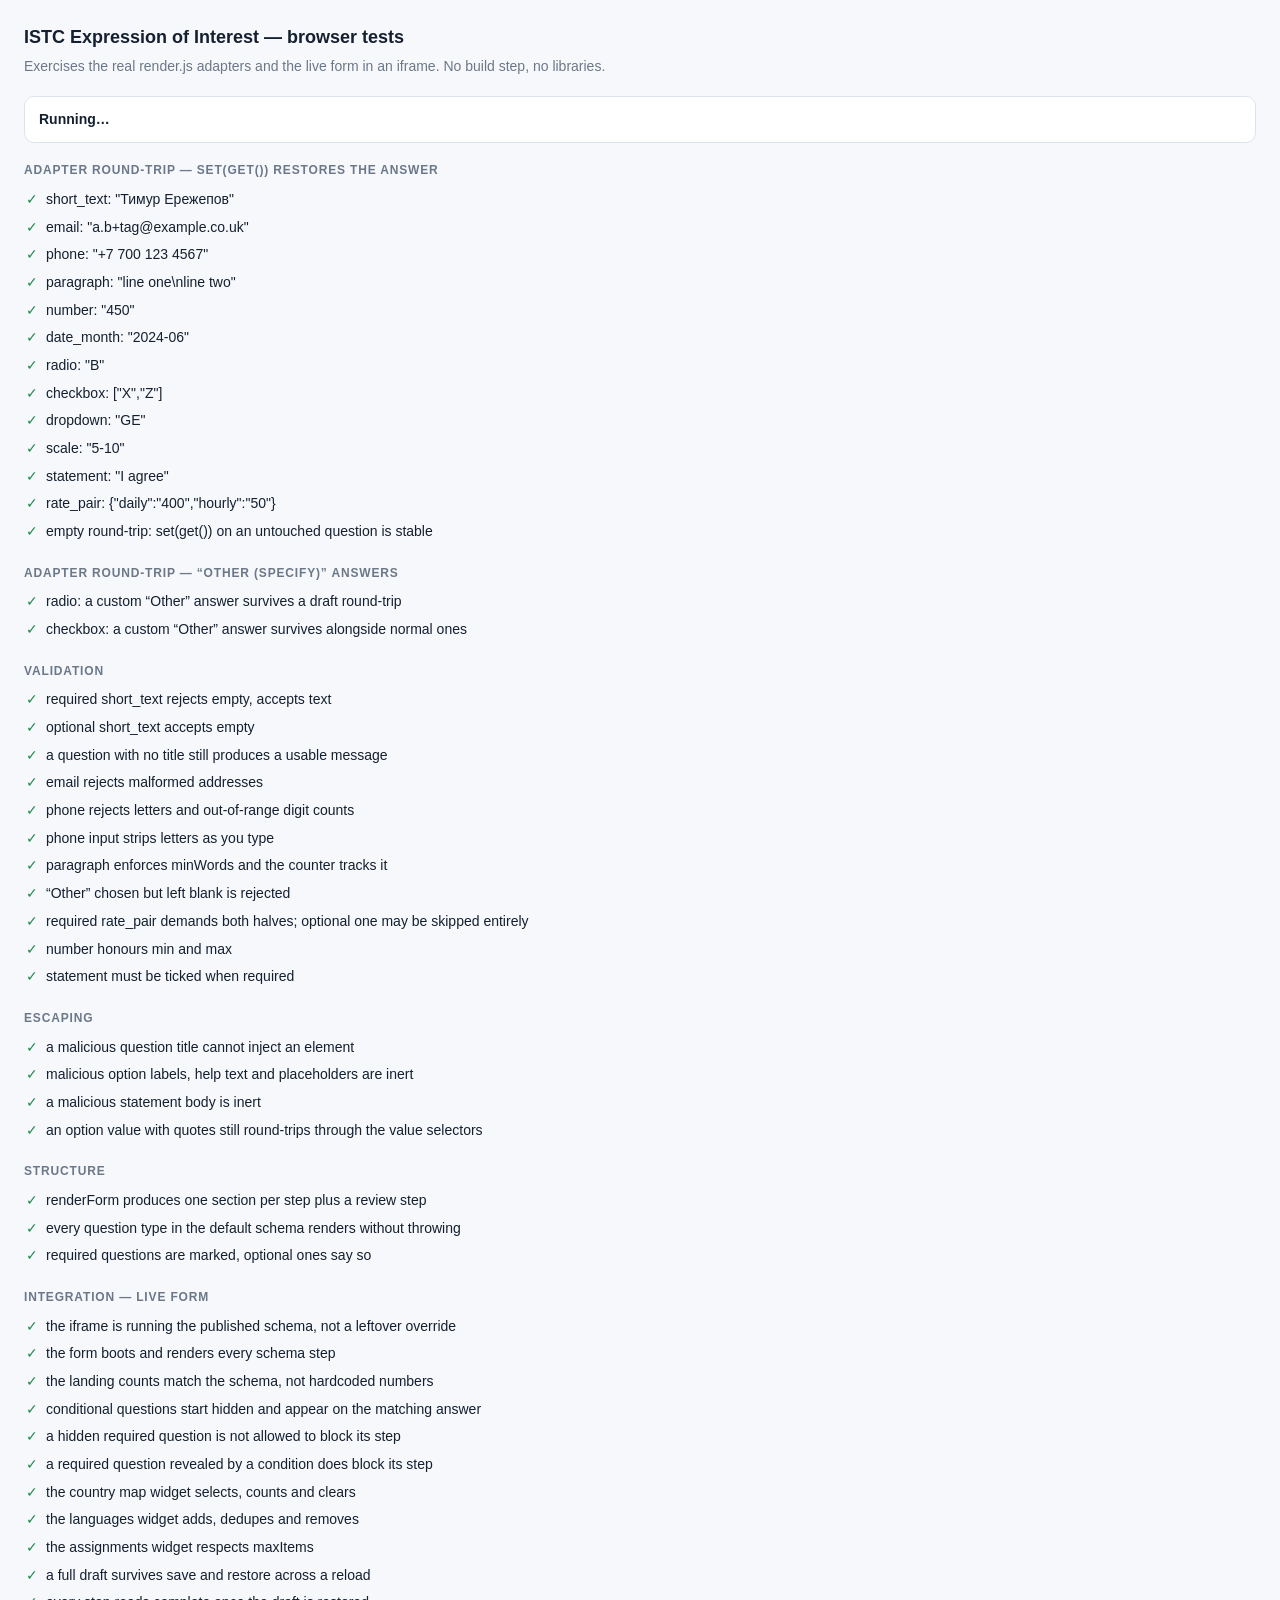
<file: tests/tests.html>
<!DOCTYPE html>
<html lang="en">
<head>
<meta charset="UTF-8" />
<meta name="viewport" content="width=device-width, initial-scale=1" />
<title>ISTC form — browser tests</title>
<style>
  body { font: 14px/1.55 -apple-system, "Segoe UI", Roboto, sans-serif; margin: 0; padding: 24px;
         background: #f6f8fb; color: #14202f; }
  h1 { font-size: 18px; margin: 0 0 4px; }
  .sub { color: #6b7889; margin: 0 0 18px; }
  #summary { position: sticky; top: 0; background: #fff; border: 1px solid #dde3ec; border-radius: 10px;
             padding: 12px 14px; font-weight: 700; margin-bottom: 14px; z-index: 5; }
  #summary.pass { border-color: #1f8a4c; color: #1f8a4c; }
  #summary.fail { border-color: #c0392b; color: #c0392b; }
  h2 { font-size: 12px; text-transform: uppercase; letter-spacing: .07em; color: #6b7889;
       margin: 18px 0 6px; }
  .t { padding: 3px 0 3px 22px; position: relative; }
  .t.ok::before { content: "✓"; color: #1f8a4c; position: absolute; left: 2px; }
  .t.no::before { content: "✗"; color: #c0392b; position: absolute; left: 2px; }
  .t.no { color: #c0392b; }
  .why { color: #c0392b; font: 12px/1.5 ui-monospace, Menlo, monospace; white-space: pre-wrap;
         margin: 2px 0 6px 0; }
  /* The sandbox must be in the layout tree: adapters use getElementById and
     autoGrow() bails on elements with no offsetParent. Keep it rendered but
     out of sight rather than display:none. */
  #sandbox { position: absolute; left: -10000px; top: 0; width: 900px; }
  iframe { position: absolute; left: -10000px; top: 0; width: 1200px; height: 900px; border: 0; }
</style>
</head>
<body>

<h1>ISTC Expression of Interest — browser tests</h1>
<p class="sub">Exercises the real render.js adapters and the live form in an iframe. No build step, no libraries.</p>
<div id="summary">Running…</div>
<div id="out"></div>

<div id="sandbox"></div>
<iframe id="app"></iframe>

<script src="../icons.js"></script>
<script src="../data.js"></script>
<script src="../schema.js"></script>
<script src="../render.js"></script>
<script src="../export.js"></script>

<script>
'use strict';

/* ------------------------------------------------------------ harness */

let passed = 0;
const failed = [];
const out = document.getElementById('out');

function group(name) {
  const h = document.createElement('h2');
  h.textContent = name;
  out.appendChild(h);
}

function test(name, fn) {
  const row = document.createElement('div');
  row.className = 't';
  row.textContent = name;
  out.appendChild(row);
  try {
    fn();
    row.classList.add('ok');
    passed += 1;
  } catch (err) {
    row.classList.add('no');
    const why = document.createElement('div');
    why.className = 'why';
    why.textContent = err && err.stack ? err.stack.split('\n').slice(0, 3).join('\n') : String(err);
    out.appendChild(why);
    failed.push({ name, err });
  }
}

async function testAsync(name, fn) {
  const row = document.createElement('div');
  row.className = 't';
  row.textContent = name;
  out.appendChild(row);
  try {
    await fn();
    row.classList.add('ok');
    passed += 1;
  } catch (err) {
    row.classList.add('no');
    const why = document.createElement('div');
    why.className = 'why';
    why.textContent = err && err.stack ? err.stack.split('\n').slice(0, 3).join('\n') : String(err);
    out.appendChild(why);
    failed.push({ name, err });
  }
}

function assert(cond, msg) { if (!cond) throw new Error(msg || 'assertion failed'); }
function eq(actual, expected, msg) {
  const a = JSON.stringify(actual);
  const b = JSON.stringify(expected);
  if (a !== b) throw new Error(`${msg || 'not equal'}\n  actual:   ${a}\n  expected: ${b}`);
}

const sandbox = document.getElementById('sandbox');

/* Render one question into the sandbox and hand back its adapter. */
function mount(q) {
  sandbox.innerHTML = renderQuestion(q);
  const adapter = ADAPTERS[q.type] || ADAPTERS.short_text;
  if (adapter.init) adapter.init(q);
  return adapter;
}

/* ============================================================
   1. Adapter round-trips: whatever get() returns, set() must restore.
   This is what a saved draft depends on.
   ============================================================ */

group('Adapter round-trip — set(get()) restores the answer');

const ROUND_TRIP = [
  { q: { id: 'rt_text', type: 'short_text', title: 'Name' }, value: 'Тимур Ережепов' },
  { q: { id: 'rt_mail', type: 'email', title: 'Email' }, value: 'a.b+tag@example.co.uk' },
  { q: { id: 'rt_tel', type: 'phone', title: 'Phone' }, value: '+7 700 123 4567' },
  { q: { id: 'rt_para', type: 'paragraph', title: 'Summary' }, value: 'line one\nline two' },
  { q: { id: 'rt_num', type: 'number', title: 'Rate' }, value: '450' },
  { q: { id: 'rt_month', type: 'date_month', title: 'From' }, value: '2024-06' },
  { q: {
      id: 'rt_radio', type: 'radio', title: 'Role',
      options: [{ value: 'A', label: 'A' }, { value: 'B', label: 'B' }],
    }, value: 'B' },
  { q: {
      id: 'rt_check', type: 'checkbox', title: 'Areas',
      options: [{ value: 'X', label: 'X' }, { value: 'Y', label: 'Y' }, { value: 'Z', label: 'Z' }],
    }, value: ['X', 'Z'] },
  { q: {
      id: 'rt_drop', type: 'dropdown', title: 'Country',
      options: [{ value: 'KZ', label: 'Kazakhstan' }, { value: 'GE', label: 'Georgia' }],
    }, value: 'GE' },
  { q: {
      id: 'rt_scale', type: 'scale', title: 'Experience',
      options: [{ value: '3-5', label: '3–5' }, { value: '5-10', label: '5–10' }],
    }, value: '5-10' },
  { q: { id: 'rt_stmt', type: 'statement', title: 'Consent', body: 'text', consentLabel: 'I agree' }, value: 'I agree' },
  { q: { id: 'rt_rate', type: 'rate_pair', title: 'Rates' }, value: { daily: '400', hourly: '50' } },
];

ROUND_TRIP.forEach(({ q, value }) => {
  test(`${q.type}: ${JSON.stringify(value).slice(0, 40)}`, () => {
    const a = mount(q);
    a.set(q, value);
    eq(a.get(q), value, `${q.type} did not round-trip`);
  });
});

test('empty round-trip: set(get()) on an untouched question is stable', () => {
  ROUND_TRIP.forEach(({ q }) => {
    const a = mount(q);
    const empty = a.get(q);
    a.set(q, empty);
    eq(a.get(q), empty, `${q.type} lost its empty state`);
  });
});

group('Adapter round-trip — “Other (specify)” answers');

const OTHER_RADIO = {
  id: 'o_radio', type: 'radio', title: 'Role', allowOther: true,
  options: [{ value: 'A', label: 'A' }],
};
const OTHER_CHECK = {
  id: 'o_check', type: 'checkbox', title: 'Areas', allowOther: true,
  options: [{ value: 'X', label: 'X' }],
};

test('radio: a custom “Other” answer survives a draft round-trip', () => {
  let a = mount(OTHER_RADIO);
  document.querySelector('input[name="o_radio"][value="Other (specify)"]').checked = true;
  document.getElementById('o_radio__other').value = 'Maritime security';
  const saved = a.get(OTHER_RADIO);
  eq(saved, 'Maritime security', 'get() should resolve to the typed text');

  a = mount(OTHER_RADIO); // fresh render, as after a reload
  a.set(OTHER_RADIO, saved);
  eq(a.get(OTHER_RADIO), 'Maritime security', 'custom answer lost on restore');
  assert(document.querySelector('input[name="o_radio"][value="Other (specify)"]').checked,
    'the Other radio should be re-checked');
  assert(!document.querySelector('[data-other-for="o_radio"]').hidden, 'the Other box should be visible');
});

test('checkbox: a custom “Other” answer survives alongside normal ones', () => {
  let a = mount(OTHER_CHECK);
  document.querySelector('input[name="o_check"][value="X"]').checked = true;
  document.querySelector('input[name="o_check"][value="Other (specify)"]').checked = true;
  document.getElementById('o_check__other').value = 'Arctic policy';
  const saved = a.get(OTHER_CHECK);
  eq(saved, ['X', 'Arctic policy'], 'get() should resolve Other to the typed text');

  a = mount(OTHER_CHECK);
  a.set(OTHER_CHECK, saved);
  eq(a.get(OTHER_CHECK), ['X', 'Arctic policy'], 'custom answer lost on restore');
});

/* ============================================================
   2. Validation
   ============================================================ */

group('Validation');

test('required short_text rejects empty, accepts text', () => {
  const q = { id: 'v_req', type: 'short_text', title: 'Full Name', required: true };
  const a = mount(q);
  assert(a.validate(q), 'empty required field should fail');
  a.set(q, 'Aisha');
  assert(!a.validate(q), 'filled required field should pass');
});

test('optional short_text accepts empty', () => {
  const q = { id: 'v_opt', type: 'short_text', title: 'Middle name', required: false };
  const a = mount(q);
  assert(!a.validate(q), 'empty optional field should pass');
});

test('a question with no title still produces a usable message', () => {
  const q = { id: 'v_untitled', type: 'short_text', required: true };
  const a = mount(q);
  const msg = a.validate(q); // must not throw on q.title.toLowerCase()
  assert(typeof msg === 'string' && msg.length, 'expected a message, got ' + msg);
});

test('email rejects malformed addresses', () => {
  const q = { id: 'v_mail', type: 'email', title: 'Email', required: true };
  const a = mount(q);
  ['plain', 'a@b', 'a b@c.com', '@example.com', 'a@.com'].forEach((bad) => {
    a.set(q, bad);
    assert(a.validate(q), `"${bad}" should be rejected`);
  });
  ['a@b.co', 'first.last+tag@sub.example.org'].forEach((good) => {
    a.set(q, good);
    assert(!a.validate(q), `"${good}" should be accepted`);
  });
});

test('phone rejects letters and out-of-range digit counts', () => {
  const q = { id: 'v_tel', type: 'phone', title: 'Phone', required: true };
  const a = mount(q);
  ['abcd', '12345', '1234567890123456789'].forEach((bad) => {
    a.set(q, bad);
    assert(a.validate(q), `"${bad}" should be rejected`);
  });
  ['+7 700 123 4567', '(020) 7946 0958'].forEach((good) => {
    a.set(q, good);
    assert(!a.validate(q), `"${good}" should be accepted`);
  });
});

test('phone input strips letters as you type', () => {
  const q = { id: 'v_tel2', type: 'phone', title: 'Phone' };
  mount(q);
  const el = document.getElementById('v_tel2');
  el.value = '+7abc700';
  el.dispatchEvent(new Event('input', { bubbles: true }));
  eq(el.value, '+7700', 'letters should be removed');
});

test('paragraph enforces minWords and the counter tracks it', () => {
  const q = { id: 'v_para', type: 'paragraph', title: 'Summary', required: true, minWords: 5 };
  const a = mount(q);
  a.set(q, 'one two three');
  document.getElementById('v_para').dispatchEvent(new Event('input', { bubbles: true }));
  assert(a.validate(q), 'under the minimum should fail');
  eq(document.querySelector('[data-counter-for="v_para"]').textContent, '3 / 5 words');
  a.set(q, 'one two three four five');
  document.getElementById('v_para').dispatchEvent(new Event('input', { bubbles: true }));
  assert(!a.validate(q), 'at the minimum should pass');
  assert(document.querySelector('[data-counter-for="v_para"]').classList.contains('ok'), 'counter should read as met');
});

test('“Other” chosen but left blank is rejected', () => {
  const a = mount(OTHER_RADIO);
  document.querySelector('input[name="o_radio"][value="Other (specify)"]').checked = true;
  assert(a.validate({ ...OTHER_RADIO, required: true }), 'blank Other should fail');
});

test('required rate_pair demands both halves; optional one may be skipped entirely', () => {
  const req = { id: 'v_rate', type: 'rate_pair', title: 'Rates', required: true };
  let a = mount(req);
  assert(a.validate(req), 'empty required pair should fail');
  a.set(req, { daily: '400', hourly: '' });
  assert(a.validate(req), 'half-filled pair should fail');
  a.set(req, { daily: '400', hourly: '50' });
  assert(!a.validate(req), 'full pair should pass');

  const opt = { id: 'v_rate2', type: 'rate_pair', title: 'Rates', required: false };
  a = mount(opt);
  assert(!a.validate(opt), 'untouched optional pair should pass');
  a.set(opt, { daily: '400', hourly: '' });
  assert(a.validate(opt), 'half-filled optional pair should still fail');
});

test('number honours min and max', () => {
  const q = { id: 'v_num', type: 'number', title: 'Years', required: true, min: 3, max: 40 };
  const a = mount(q);
  a.set(q, '2'); assert(a.validate(q), 'below min should fail');
  a.set(q, '41'); assert(a.validate(q), 'above max should fail');
  a.set(q, '3'); assert(!a.validate(q), 'at min should pass');
  a.set(q, '40'); assert(!a.validate(q), 'at max should pass');
  eq(document.getElementById('v_num').getAttribute('max'), '40', 'max should reach the DOM');
});

test('statement must be ticked when required', () => {
  const q = { id: 'v_stmt', type: 'statement', title: 'Consent', body: 'b', consentLabel: 'I agree', required: true };
  const a = mount(q);
  assert(a.validate(q), 'unticked consent should fail');
  a.set(q, 'I agree');
  assert(!a.validate(q), 'ticked consent should pass');
});

/* ============================================================
   3. Escaping — schema text and answers must never become markup
   ============================================================ */

group('Escaping');

const XSS = '"><img src=x onerror=alert(1)>';

test('a malicious question title cannot inject an element', () => {
  const q = { id: 'x_title', type: 'short_text', title: XSS };
  mount(q);
  assert(!sandbox.querySelector('img'), 'title injected an element');
  assert(sandbox.textContent.includes(XSS), 'title should still be shown as text');
});

test('malicious option labels, help text and placeholders are inert', () => {
  const q = {
    id: 'x_opt', type: 'radio', title: 'T', help: XSS, placeholder: XSS,
    options: [{ value: XSS, label: XSS, desc: XSS }],
  };
  mount(q);
  assert(!sandbox.querySelector('img'), 'option injected an element');
});

test('a malicious statement body is inert', () => {
  mount({ id: 'x_body', type: 'statement', title: 'T', body: XSS, consentLabel: XSS });
  assert(!sandbox.querySelector('img'), 'statement body injected an element');
});

test('an option value with quotes still round-trips through the value selectors', () => {
  const tricky = 'He said "hi" & left';
  const q = { id: 'x_val', type: 'radio', title: 'T', options: [{ value: tricky, label: tricky }] };
  const a = mount(q);
  a.set(q, tricky);
  eq(a.get(q), tricky, 'quoted option value did not round-trip');
});

/* ============================================================
   4. Structure
   ============================================================ */

group('Structure');

test('renderForm produces one section per step plus a review step', () => {
  const host = document.createElement('form');
  sandbox.innerHTML = '';
  sandbox.appendChild(host);
  const s = normalizeSchema(DEFAULT_SCHEMA).schema;
  renderForm(s, host);
  eq(host.querySelectorAll('.step').length, s.steps.length + 1, 'wrong number of steps');
  assert(host.querySelector('#reviewContent'), 'no review container');
  assert(host.querySelector('#stepNav'), 'no step navigation');
});

test('every question type in the default schema renders without throwing', () => {
  const s = normalizeSchema(DEFAULT_SCHEMA).schema;
  s.steps.flatMap((x) => x.questions).forEach((q) => {
    const html = renderQuestion(q);
    assert(html.includes(`data-question="${q.id}"`), `${q.id} lost its wrapper`);
  });
});

test('required questions are marked, optional ones say so', () => {
  sandbox.innerHTML = renderQuestion({ id: 'm_req', type: 'short_text', title: 'A', required: true })
    + renderQuestion({ id: 'm_opt', type: 'short_text', title: 'B', required: false });
  assert(sandbox.querySelector('[data-question="m_req"] .req'), 'required marker missing');
  assert(sandbox.querySelector('[data-question="m_opt"] .optional'), 'optional marker missing');
});

/* ============================================================
   5. Integration — the live form in an iframe
   ============================================================ */

const frame = document.getElementById('app');

/* index.html pins its scripts with a fixed ?v= token, so the browser can
   serve the iframe a cached copy of code that has since changed on disk —
   which makes a stale pass look like a real one. Re-fetch each asset with
   cache:'reload' first so the iframe is guaranteed to run current code. */
const ASSETS = ['form-schema.js', 'schema.js', 'data.js', 'map-data.js', 'map.js',
  'icons.js', 'render.js', 'export.js', 'app.js', 'landing.js', 'styles.css'];

async function primeCache() {
  await Promise.all(ASSETS.map((f) => fetch(`../${f}?v=2026-08-11a`, { cache: 'reload' })));
}

/* These tests assert against the published form, so they must not inherit a
   schema override or a draft left behind by the editor tests or by a human
   who used this browser. Both live on this origin, so clear them here. */
const SCHEMA_KEY = 'istc-form-schema-v1';
const DRAFT_KEY = 'istc-eoi-answers-v1';
const saved = { schema: localStorage.getItem(SCHEMA_KEY), draft: localStorage.getItem(DRAFT_KEY) };

function restoreStorage() {
  localStorage.removeItem(DRAFT_KEY);
  localStorage.removeItem(SCHEMA_KEY);
  // Only hand back an override that still describes a usable form
  if (saved.schema) {
    try {
      const parsed = JSON.parse(saved.schema);
      if (normalizeSchema(parsed).issues.length === 0) localStorage.setItem(SCHEMA_KEY, saved.schema);
    } catch (_) { /* drop it */ }
  }
}

async function ready() {
  localStorage.removeItem(SCHEMA_KEY);
  localStorage.removeItem(DRAFT_KEY);
  await primeCache();
  return new Promise((resolve) => {
    frame.addEventListener('load', () => setTimeout(resolve, 400), { once: true });
    frame.src = `../index.html?test=${Date.now()}`;
  });
}

(async function integration() {
  try {
  await ready();
  const w = frame.contentWindow;
  const d = frame.contentDocument;
  const run = (code) => w.eval(code);

  group('Integration — live form');

  await testAsync('the iframe is running the published schema, not a leftover override', () => {
    assert(!localStorage.getItem(SCHEMA_KEY), 'a schema override is still in storage');
    assert(run("!!questionById.get('legalStatus')"), 'the default schema is not the one loaded');
  });

  await testAsync('the form boots and renders every schema step', () => {
    const steps = run('schema.steps.length');
    assert(steps >= 1, 'no steps');
    eq(d.querySelectorAll('#eoiForm .step').length, steps + 1, 'rendered step count');
    eq(d.querySelectorAll('.step-dot').length, steps + 1, 'stepper dot count');
  });

  await testAsync('the landing counts match the schema, not hardcoded numbers', () => {
    const steps = run('schema.steps.length + 1');
    eq(d.querySelector('[data-schema-stat="steps"]').textContent, String(steps), 'step count on the landing');
    const expertise = run("schema.steps.flatMap(s=>s.questions).find(q=>q.id==='expertise').options.length");
    eq(d.querySelector('[data-schema-stat="expertise-options"]').textContent, String(expertise), 'expertise count');
  });

  await testAsync('conditional questions start hidden and appear on the matching answer', () => {
    run("ADAPTERS.radio.set(questionById.get('legalStatus'), 'Individual Consultant'); syncConditionals();");
    assert(d.querySelector('[data-question="orgName"]').hidden, 'orgName should be hidden for an individual');
    run("ADAPTERS.radio.set(questionById.get('legalStatus'), 'Consulting Firm / Organization'); syncConditionals();");
    assert(!d.querySelector('[data-question="orgName"]').hidden, 'orgName should appear for a firm');
  });

  await testAsync('a hidden required question is not allowed to block its step', () => {
    run("ADAPTERS.radio.set(questionById.get('legalStatus'), 'Individual Consultant'); syncConditionals();");
    // orgName is required but hidden — with the rest of step 2 filled, the step must pass
    run(`
      ADAPTERS.short_text.set(questionById.get('fullName'), 'Aisha Nurpeisova');
      ADAPTERS.short_text.set(questionById.get('nationality'), 'Kazakhstani');
      ADAPTERS.short_text.set(questionById.get('countryResidence'), 'Kazakhstan');
      ADAPTERS.email.set(questionById.get('email'), 'aisha@example.org');
      ADAPTERS.phone.set(questionById.get('phone'), '+7 700 123 4567');
      syncConditionals();
    `);
    assert(run('validateStep(2, {silent:true})'), 'step 2 should pass with orgName hidden');
  });

  await testAsync('a required question revealed by a condition does block its step', () => {
    run("ADAPTERS.radio.set(questionById.get('legalStatus'), 'Consulting Firm / Organization'); syncConditionals();");
    assert(!run('validateStep(2, {silent:true})'), 'step 2 should fail while orgName is empty and visible');
    run("ADAPTERS.short_text.set(questionById.get('orgName'), 'Nova Institute');");
    assert(run('validateStep(2, {silent:true})'), 'step 2 should pass once orgName is filled');
  });

  await testAsync('the country map widget selects, counts and clears', () => {
    run("__countryPickers.geography.setSelection(['KAZ','UKR','GEO']); __countryPickers.geography.refreshUi();");
    eq(run('__countryPickers.geography.size()'), 3, 'picker size');
    eq(d.querySelectorAll('[data-chips-for="geography"] .country-chip').length, 3, 'chips shown');
    assert(/3 countries/.test(d.querySelector('[data-count-for="geography"]').textContent), 'counter text');
    assert(!d.querySelector('[data-clear-for="geography"]').hidden, 'Clear all should be visible');
    run("__countryPickers.geography.clear();");
    eq(run('__countryPickers.geography.size()'), 0, 'clear did not empty the picker');
  });

  await testAsync('the languages widget adds, dedupes and removes', () => {
    run("__setLanguages('languages', [{name:'English',level:'Fluent'},{name:'Russian',level:'Native'}]);");
    eq(run('__languageSets.languages.length'), 2, 'two languages expected');
    eq(d.querySelectorAll('[data-lang-chips="languages"] .chip').length, 2, 'two chips expected');
    run("__setLanguages('languages', [{name:'English',level:'Fluent'}]);");
    eq(run('__languageSets.languages.length'), 1, 'set should replace, not append');
  });

  await testAsync('the assignments widget respects maxItems', () => {
    const max = run("questionById.get('assignments').maxItems");
    run(`__setAssignments('assignments', Array.from({length: ${max}}, (_, i) => ({title:'T'+i, description:'D'+i})));`);
    eq(run('__assignmentSets.assignments.length'), max, 'expected maxItems entries');
    assert(d.querySelector('[data-add-assignment="assignments"]').hidden, 'Add button should hide at the maximum');
  });

  await testAsync('a full draft survives save and restore across a reload', async () => {
    // Fill every step of the live form
    run(`
      ADAPTERS.radio.set(questionById.get('role'), 'Consultant (Technical / Advisory Assignments)');
      ADAPTERS.radio.set(questionById.get('legalStatus'), 'Individual Consultant');
      ADAPTERS.short_text.set(questionById.get('fullName'), 'Aisha Nurpeisova');
      ADAPTERS.short_text.set(questionById.get('nationality'), 'Kazakhstani');
      ADAPTERS.short_text.set(questionById.get('countryResidence'), 'Kazakhstan');
      ADAPTERS.email.set(questionById.get('email'), 'aisha@example.org');
      ADAPTERS.phone.set(questionById.get('phone'), '+7 700 123 4567');
      ADAPTERS.checkbox.set(questionById.get('expertise'), ['Cybersecurity']);
      ADAPTERS.scale.set(questionById.get('experience'), '10-15 years');
      __countryPickers.geography.setSelection(['KAZ','UKR']); __countryPickers.geography.refreshUi();
      __setLanguages('languages', [{name:'Russian',level:'Native'}]);
      ADAPTERS.paragraph.set(questionById.get('summary'), Array(520).fill('word').join(' '));
      __setAssignments('assignments', [{title:'Grid hardening', client:'IAEA', country:'Kazakhstan',
        from:'2022-01', to:'2023-06', role:'Lead', description:'Delivered the assessment.'}]);
      ADAPTERS.checkbox.set(questionById.get('availability'), ['Remote only']);
      ADAPTERS.rate_pair.set(questionById.get('rates'), {daily:'800', hourly:'100'});
      ADAPTERS.radio.set(questionById.get('previousWork'), 'No');
      ADAPTERS.statement.set(questionById.get('conflictAgree'), 'I agree');
      ADAPTERS.statement.set(questionById.get('dataAgree'), 'I acknowledge and agree');
      syncConditionals();
      localStorage.setItem('istc-eoi-answers-v1', JSON.stringify(collectAnswers()));
    `);
    const before = JSON.parse(run('JSON.stringify(collectAnswers())'));

    await new Promise((resolve) => {
      frame.addEventListener('load', () => setTimeout(resolve, 400), { once: true });
      frame.contentWindow.location.reload();
    });
    const w2 = frame.contentWindow;
    const after = JSON.parse(w2.eval('JSON.stringify(collectAnswers())'));
    eq(after, before, 'the restored draft differs from what was saved');

    // and the restored country widget must not be a painted map with an empty UI
    eq(w2.eval('document.querySelectorAll(\'[data-chips-for="geography"] .country-chip\').length'), 2,
      'country chips did not come back');
  });

  await testAsync('every step reads complete once the draft is restored', () => {
    const w2 = frame.contentWindow;
    // the CV file cannot survive a reload, so attach a stand-in
    w2.eval("__formFiles.cv = new File(['x'], 'cv.pdf', {type:'application/pdf'}); updateStepper();");
    const incomplete = JSON.parse(w2.eval('JSON.stringify(incompleteSteps())'));
    eq(incomplete, [], 'these steps still read as incomplete');
  });

  await testAsync('exports carry the full answers, not the review summaries', () => {
    const w2 = frame.contentWindow;
    const rows = JSON.parse(w2.eval('JSON.stringify(buildWorkbookRows())'));
    const find = (needle) => rows.find((r) => String(r[1]).includes(needle));

    const summary = find('Summary of Expertise');
    assert(summary, 'no summary row in the workbook');
    assert(!/^\d+ words$/.test(summary[2]), `workbook holds a word count, not the answer: "${summary[2]}"`);
    assert(summary[2].split(/\s+/).length >= 500, 'the full 500+ word answer should be exported');

    const assignments = find('Key Assignments');
    assert(assignments, 'no assignments row');
    assert(assignments[2].includes('Delivered the assessment.'), 'the assignment description was dropped');
    assert(assignments[2].includes('IAEA'), 'the client was dropped');
    assert(assignments[2].includes('Lead'), 'the role was dropped');

    const geography = find('Geographic Experience');
    assert(geography && !/^\d+ selected/.test(geography[2]), 'geography exported as a count');
  });

  await testAsync('the generated workbook is a valid, non-empty xlsx', () => {
    const w2 = frame.contentWindow;
    const len = w2.eval('buildXlsx(buildWorkbookRows(), "Application").length');
    assert(len > 1500, `workbook suspiciously small: ${len} bytes`);
    const sig = JSON.parse(w2.eval('JSON.stringify(Array.from(buildXlsx(buildWorkbookRows()).slice(0,4)))'));
    eq(sig, [0x50, 0x4b, 0x03, 0x04], 'not a ZIP archive');
  });

  await testAsync('the printable copy contains the answers and escapes them', () => {
    const html = frame.contentWindow.eval('buildPrintableHtml()');
    assert(html.includes('Aisha Nurpeisova'), 'the name is missing from the printable copy');
    assert(html.includes('Delivered the assessment.'), 'the assignment text is missing');
    assert(!/<script>/i.test(html), 'unexpected script tag in the printable copy');
  });

  await testAsync('the review page lists every section and no empty ones', () => {
    const w2 = frame.contentWindow;
    w2.eval('goToStep(REVIEW_STEP)');
    const d2 = frame.contentDocument;
    const groups = d2.querySelectorAll('#reviewContent .review-group');
    const withRows = [...groups].filter((g) => g.querySelectorAll('.review-row').length);
    eq(groups.length, withRows.length, 'a review group rendered with no rows');
    assert(!d2.querySelector('#reviewContent .review-warn'), 'a completed application should show no warning');
  });

  await testAsync('submitting without a configured endpoint fails safely and says so', async () => {
    const w2 = frame.contentWindow;
    const d2 = frame.contentDocument;
    eq(w2.eval('CONFIG.SUBMIT_URL'), '', 'this test assumes no endpoint is configured');
    w2.eval('nextBtn.click()');
    await new Promise((r) => setTimeout(r, 250));
    const err = d2.querySelector('#submitError');
    assert(!err.hidden && /not open yet/i.test(err.textContent), 'expected a clear "not open yet" message');
    assert(w2.eval("!!localStorage.getItem('istc-eoi-answers-v1')"), 'the draft must survive a failed submit');
  });

  await testAsync('an incomplete application is sent back to the first unfinished step', async () => {
    const w2 = frame.contentWindow;
    w2.eval("ADAPTERS.checkbox.set(questionById.get('availability'), []); " +
      "document.querySelectorAll('input[name=\"availability\"]').forEach(i => i.checked = false);");
    w2.eval('goToStep(REVIEW_STEP)');
    const warn = frame.contentDocument.querySelector('#reviewContent .review-warn');
    assert(warn, 'review should warn about the unanswered step');
    w2.eval('nextBtn.click()');
    await new Promise((r) => setTimeout(r, 250));
    const availabilityStep = w2.eval("schema.steps.findIndex(s => s.questions.some(q => q.id === 'availability')) + 1");
    eq(w2.eval('state.step'), availabilityStep, 'should have jumped to the unfinished step');
  });

  } finally {
    // Leave no draft or override behind, even if a test threw
    restoreStorage();
  }

  /* ---------------------------------------------------------- done */
  const summary = document.getElementById('summary');
  summary.textContent = failed.length
    ? `${passed} passed, ${failed.length} failed`
    : `All ${passed} tests passed`;
  summary.className = failed.length ? 'fail' : 'pass';
  window.__testResults = {
    passed,
    failed: failed.length,
    failures: failed.map((f) => ({ name: f.name, error: String(f.err && f.err.message || f.err) })),
  };
  document.title = failed.length ? `FAIL (${failed.length})` : `PASS (${passed})`;
})();
</script>
</body>
</html>
</file>
<file: styles.css>
/* ============================================================
   ISTC Consultant Database — Expression of Interest
   Design system: soft blue-grey canvas, generous white cards,
   two-tone display type, glossy gradient CTAs, deep navy accents.
   Light by default; dark is opt-in via the header toggle.
   ============================================================ */

:root {
  --bg: #eef1f6;
  --surface: #ffffff;
  --surface-2: #f4f7fb;
  --surface-3: #eaeff6;
  --ink: #14202f;
  --ink-soft: #97a3b6;
  --text: #1c2735;
  --text-secondary: #6b7889;
  --text-tertiary: #98a3b2;
  --separator: rgba(20, 32, 47, 0.09);
  --separator-strong: rgba(20, 32, 47, 0.18);
  --accent: #0a6bef;
  --accent-2: #4da2ff;
  --accent-hover: #1a78f5;
  --accent-tint: rgba(10, 107, 239, 0.08);
  --accent-tint-2: rgba(10, 107, 239, 0.14);
  --dark-card: #101b2d;
  --dark-card-2: #16243a;
  --danger: #e02020;
  --danger-tint: rgba(224, 32, 32, 0.07);
  --success: #17a34a;
  --header-bg: rgba(244, 247, 251, 0.78);
  --menu-bg: rgba(255, 255, 255, 0.92);
  --card-shadow: 0 2px 4px rgba(16, 27, 45, 0.04), 0 18px 44px rgba(16, 27, 45, 0.08);
  --card-shadow-lift: 0 2px 4px rgba(16, 27, 45, 0.05), 0 30px 60px rgba(16, 27, 45, 0.13);
  --glow: 0 10px 30px rgba(10, 107, 239, 0.42);
  --glow-strong: 0 14px 40px rgba(10, 107, 239, 0.55);
  --focus-ring: 0 0 0 4px rgba(10, 107, 239, 0.32);
  --map-land: #d3dcea;
  --map-stroke: #eef1f6;
  --radius-xl: 30px;
  --radius-lg: 22px;
  --radius-md: 14px;
  --radius-sm: 10px;
  --ease-spring: cubic-bezier(0.32, 0.72, 0, 1);
  --ease-out: cubic-bezier(0.25, 0.1, 0.25, 1);
  color-scheme: light;
}

:root[data-theme="dark"] {
  --bg: #0a1120;
  --surface: #131d30;
  --surface-2: #182339;
  --surface-3: #1e2a42;
  --ink: #f2f6fc;
  --ink-soft: #6c7c95;
  --text: #eaf0f9;
  --text-secondary: #9aa8bd;
  --text-tertiary: #75839a;
  --separator: rgba(255, 255, 255, 0.1);
  --separator-strong: rgba(255, 255, 255, 0.22);
  --accent: #3b8dff;
  --accent-2: #6fb0ff;
  --accent-hover: #529cff;
  --accent-tint: rgba(59, 141, 255, 0.14);
  --accent-tint-2: rgba(59, 141, 255, 0.22);
  --dark-card: #172439;
  --dark-card-2: #1d2c45;
  --danger: #ff5c52;
  --danger-tint: rgba(255, 92, 82, 0.12);
  --success: #35d06a;
  --header-bg: rgba(13, 21, 37, 0.8);
  --menu-bg: rgba(24, 35, 57, 0.94);
  --card-shadow: 0 2px 4px rgba(0, 0, 0, 0.3), 0 18px 44px rgba(0, 0, 0, 0.4);
  --card-shadow-lift: 0 2px 4px rgba(0, 0, 0, 0.35), 0 30px 60px rgba(0, 0, 0, 0.5);
  --glow: 0 10px 30px rgba(59, 141, 255, 0.4);
  --glow-strong: 0 14px 40px rgba(59, 141, 255, 0.5);
  --map-land: #2b3a55;
  --map-stroke: #0a1120;
  color-scheme: dark;
}

* { box-sizing: border-box; margin: 0; padding: 0; }

/* Author `display` rules outrank the UA sheet's [hidden], so state it here:
   anything with the hidden attribute stays hidden (nav, dropzone states, chips). */
[hidden] { display: none !important; }

html { scroll-behavior: smooth; }

body {
  font: 100%/1.5 -apple-system, BlinkMacSystemFont, system-ui, "SF Pro Text", "Helvetica Neue", Arial, sans-serif;
  font-optical-sizing: auto;
  background: var(--bg);
  color: var(--text);
  -webkit-font-smoothing: antialiased;
  text-rendering: optimizeLegibility;
  min-height: 100vh;
  display: flex;
  flex-direction: column;
  overflow-x: hidden;
}

.visually-hidden {
  position: absolute; width: 1px; height: 1px;
  clip-path: inset(50%); overflow: hidden; white-space: nowrap;
}

/* ============ Header ============ */

.site-header {
  position: sticky;
  top: 0;
  z-index: 50;
  background: var(--header-bg);
  -webkit-backdrop-filter: blur(20px) saturate(180%);
  backdrop-filter: blur(20px) saturate(180%);
}

.site-header::after {
  content: "";
  position: absolute;
  inset: auto 0 0;
  height: 1px;
  background: var(--separator);
  opacity: 0;
  transition: opacity 300ms var(--ease-out);
}

.site-header.scrolled::after { opacity: 1; }

.header-inner {
  max-width: 1180px;
  margin: 0 auto;
  padding: 0 1.375rem;
  height: 3.5rem;
  display: flex;
  align-items: center;
  justify-content: space-between;
  gap: 1rem;
}

.brand { display: flex; align-items: center; gap: 0.625rem; min-width: 0; }

.brand-mark {
  font-weight: 800;
  font-size: 0.9375rem;
  letter-spacing: 0.02em;
  color: var(--ink);
}

.brand-divider { width: 1px; height: 1rem; background: var(--separator-strong); }

.brand-name {
  font-size: 0.875rem;
  color: var(--text-secondary);
  white-space: nowrap;
  overflow: hidden;
  text-overflow: ellipsis;
}

.header-actions { display: flex; align-items: center; gap: 0.75rem; }

.step-indicator {
  font-size: 0.8125rem;
  font-weight: 600;
  color: var(--text-secondary);
  font-variant-numeric: tabular-nums;
  white-space: nowrap;
}

.theme-toggle {
  width: 2.125rem;
  height: 2.125rem;
  border: 0;
  border-radius: 50%;
  background: transparent;
  color: var(--text-secondary);
  display: grid;
  place-items: center;
  cursor: pointer;
  transition: background 150ms var(--ease-out), color 150ms var(--ease-out), transform 120ms var(--ease-out);
}

.theme-toggle:hover { background: var(--accent-tint); color: var(--accent); }
.theme-toggle:active { transform: scale(0.92); }
.theme-toggle:focus-visible { outline: none; box-shadow: var(--focus-ring); }
.theme-toggle svg { width: 1.125rem; height: 1.125rem; }

:root[data-theme="dark"] .icon-moon { display: none; }
:root:not([data-theme="dark"]) .icon-sun { display: none; }

.progress-track { position: absolute; inset: auto 0 0; height: 2px; pointer-events: none; }

.progress-fill {
  height: 100%;
  width: 0%;
  background: linear-gradient(90deg, var(--accent-2), var(--accent));
  border-radius: 0 2px 2px 0;
  transition: width 500ms var(--ease-spring);
}

/* ============ Step navigator ============ */

.stepper {
  border-top: 1px solid var(--separator);
  overflow: hidden;
}

.stepper-track {
  display: flex;
  gap: 0.25rem;
  max-width: 1180px;
  margin: 0 auto;
  padding: 0.5rem 1.375rem;
  overflow-x: auto;
  scrollbar-width: none;
  scroll-behavior: smooth;
  -webkit-overflow-scrolling: touch;
  /* Keeps a gutter when the browser scrolls a focused dot into view,
     so the first/last chip is never sliced by the edge. */
  scroll-padding-inline: 1.375rem;
}

.stepper-track::-webkit-scrollbar { display: none; }

.step-dot {
  flex: none;
  display: inline-flex;
  align-items: center;
  gap: 0.4375rem;
  font: inherit;
  font-size: 0.8125rem;
  font-weight: 600;
  letter-spacing: -0.005em;
  color: var(--text-secondary);
  background: transparent;
  border: 1px solid transparent;
  border-radius: 999px;
  padding: 0.375rem 0.75rem 0.375rem 0.375rem;
  cursor: pointer;
  white-space: nowrap;
  transition: background 180ms var(--ease-out), color 180ms var(--ease-out),
              border-color 180ms var(--ease-out), transform 140ms var(--ease-spring);
}

.step-dot:hover { background: var(--accent-tint); color: var(--accent); }
.step-dot:active { transform: scale(0.96); }
.step-dot:focus-visible { outline: none; box-shadow: var(--focus-ring); }

.step-dot-num {
  flex: none;
  display: grid;
  place-items: center;
  width: 1.375rem;
  height: 1.375rem;
  border-radius: 50%;
  font-size: 0.6875rem;
  font-weight: 700;
  font-variant-numeric: tabular-nums;
  background: var(--surface-3);
  color: var(--text-secondary);
  transition: background 180ms var(--ease-out), color 180ms var(--ease-out);
}

.step-dot-num svg { width: 0.6875rem; height: 0.6875rem; }

/* Completed — this step currently passes its own validation */
.step-dot.is-done .step-dot-num {
  background: var(--success);
  color: #fff;
}

/* Current step */
.step-dot.is-current {
  background: var(--accent-tint);
  border-color: rgba(10, 107, 239, 0.28);
  color: var(--accent);
}

.step-dot.is-current .step-dot-num {
  background: linear-gradient(180deg, var(--accent-2), var(--accent));
  color: #fff;
  box-shadow: 0 3px 10px rgba(10, 107, 239, 0.35);
}

.step-dot-label { display: inline; }

/* Only show every written label when all eleven actually fit; otherwise keep
   the labels for the current step alone so the strip never needs scrolling. */
@media (max-width: 1200px) {
  .step-dot:not(.is-current) .step-dot-label { display: none; }
  .step-dot:not(.is-current) { padding-right: 0.375rem; }
}

/* ============ Layout ============ */

#main {
  flex: 1;
  width: 100%;
  max-width: 1180px;
  margin: 0 auto;
  padding: 0 1.375rem 4rem;
}

/* ============ Pills (small labelled chips) ============ */

.pill {
  display: inline-flex;
  align-items: center;
  gap: 0.5rem;
  font-size: 0.75rem;
  font-weight: 600;
  letter-spacing: 0.03em;
  text-transform: uppercase;
  color: var(--text-secondary);
  background: var(--surface);
  border: 1px solid var(--separator);
  border-radius: 999px;
  padding: 0.5rem 0.9375rem;
  box-shadow: 0 2px 8px rgba(16, 27, 45, 0.05);
}

.pill svg { width: 0.9375rem; height: 0.9375rem; color: var(--accent); flex: none; }

.pill-live { color: var(--accent); }
.pill-live svg { animation: radiate 2.4s ease-in-out infinite; }

@keyframes radiate {
  0%, 100% { opacity: 0.5; }
  50% { opacity: 1; }
}

.pill-dark {
  background: rgba(255, 255, 255, 0.08);
  border-color: rgba(255, 255, 255, 0.16);
  color: rgba(255, 255, 255, 0.82);
  box-shadow: none;
}

.pill-dark svg { color: var(--accent-2); }

/* ============ Buttons ============ */

.btn {
  display: inline-flex;
  align-items: center;
  justify-content: center;
  gap: 0.625rem;
  font: inherit;
  font-size: 0.9375rem;
  font-weight: 600;
  letter-spacing: 0.02em;
  border: 0;
  border-radius: 999px;
  padding: 0.9375rem 1.75rem;
  cursor: pointer;
  transition: background 200ms var(--ease-out), color 150ms var(--ease-out),
              transform 160ms var(--ease-spring), box-shadow 250ms var(--ease-out), opacity 150ms var(--ease-out);
  -webkit-tap-highlight-color: transparent;
}

.btn svg { width: 1.0625rem; height: 1.0625rem; flex: none; }

.btn:active { transform: scale(0.97); }
.btn:focus-visible { outline: none; box-shadow: var(--focus-ring); }

/* Glossy gradient CTA with a soft halo */
.btn-glow {
  position: relative;
  color: #fff;
  text-transform: uppercase;
  letter-spacing: 0.06em;
  background: linear-gradient(180deg, var(--accent-2) 0%, var(--accent) 100%);
  box-shadow: var(--glow), inset 0 1px 0 rgba(255, 255, 255, 0.45);
}

.btn-glow:hover {
  box-shadow: var(--glow-strong), inset 0 1px 0 rgba(255, 255, 255, 0.5);
  transform: translateY(-2px);
}

.btn-glow:active { transform: translateY(0) scale(0.98); }

.btn-glow[disabled] {
  opacity: 0.6;
  cursor: default;
  transform: none;
  box-shadow: none;
}

.btn-large {
  font-size: 1rem;
  padding: 1.125rem 2.375rem;
}

.btn-ghost {
  background: transparent;
  color: var(--accent);
  letter-spacing: 0;
}

.btn-ghost:hover { background: var(--accent-tint); }

.btn .spinner {
  display: inline-block;
  width: 1em;
  height: 1em;
  border: 2px solid rgba(255, 255, 255, 0.35);
  border-top-color: #fff;
  border-radius: 50%;
  animation: spin 700ms linear infinite;
}

@keyframes spin { to { transform: rotate(360deg); } }

/* ============ Display type ============ */

.hero-title,
.section-title,
.closer-title,
.work-dark-title {
  font-weight: 800;
  letter-spacing: -0.03em;
  line-height: 1.06;
}

.soft { color: var(--ink-soft); font-weight: 700; }
.strong { color: var(--ink); }

/* ============ Landing: hero ============ */

.step-intro { padding-top: 0; }

.hero {
  position: relative;
  text-align: center;
  padding: clamp(3rem, 9vh, 5.5rem) 0 clamp(2rem, 5vh, 3rem);
  max-width: 780px;
  margin: 0 auto;
  z-index: 2;
}

.hero-glow {
  position: absolute;
  left: 50%;
  top: 4%;
  /* Never wider than the column — a decorative layer must not create
     horizontal page overflow on small screens. */
  width: min(48rem, 100%);
  aspect-ratio: 1.7;
  transform: translateX(-50%);
  background:
    radial-gradient(40% 45% at 30% 40%, rgba(10, 107, 239, 0.2), transparent 70%),
    radial-gradient(38% 42% at 70% 55%, rgba(90, 70, 235, 0.14), transparent 70%);
  filter: blur(30px);
  pointer-events: none;
  z-index: -1;
  animation: aurora 16s var(--ease-out) infinite alternate;
}

@keyframes aurora {
  from { transform: translateX(-50%) scale(1) rotate(0deg); opacity: 0.85; }
  to { transform: translateX(-52%) scale(1.14) rotate(6deg); opacity: 1; }
}

.hero .pill { animation: rise 700ms var(--ease-spring) both; }

.hero-title {
  font-size: clamp(2.375rem, 7vw, 4.25rem);
  margin: 1.25rem 0 1.375rem;
}

.hero-title .line { display: block; overflow: hidden; padding-bottom: 0.06em; }

.hero-title .line > span {
  display: block;
  animation: line-up 1s var(--ease-spring) both;
}

.hero-title .line:nth-child(1) > span { animation-delay: 90ms; }
.hero-title .line:nth-child(2) > span { animation-delay: 210ms; }

@keyframes line-up {
  from { transform: translateY(105%); }
  to { transform: translateY(0); }
}

.hero-lead {
  font-size: clamp(1rem, 1.9vw, 1.1875rem);
  line-height: 1.6;
  color: var(--text-secondary);
  max-width: 40rem;
  margin: 0 auto 2.25rem;
  animation: rise 800ms var(--ease-spring) 360ms both;
}

.hero-cta { animation: rise 800ms var(--ease-spring) 470ms both; }

.hero-time {
  margin-top: 1rem;
  font-size: 0.8125rem;
  color: var(--text-tertiary);
}

@keyframes rise {
  from { opacity: 0; transform: translateY(18px); }
  to { opacity: 1; transform: none; }
}

/* ============ World map ============ */

.map-stage { position: relative; width: 100%; }

.world-map { width: 100%; height: auto; display: block; overflow: visible; }

.country {
  fill: var(--map-land);
  stroke: var(--map-stroke);
  stroke-width: 0.4;
  stroke-linejoin: round;
  transition: fill 420ms var(--ease-out);
}

.country.is-on { fill: var(--accent); }

/* Hover: fill the whole territory, not just name it. Declared after .is-on
   (same specificity) so hovering a selected country still reads as hover. */
.country.is-hover {
  fill: var(--accent-2);
  stroke: var(--surface);
  stroke-width: 0.9;
  transition-duration: 120ms;
}

.country.is-on.is-hover { fill: var(--accent-hover); }

.is-picker .country { cursor: pointer; transition: fill 180ms var(--ease-out); }

.country.flash { animation: flash-country 900ms var(--ease-out); }

@keyframes flash-country {
  0%, 100% { fill: var(--accent); }
  35% { fill: #ffb020; }
}

.map-tip {
  position: absolute;
  z-index: 10;
  transform: translate(-50%, -150%);
  pointer-events: none;
  white-space: nowrap;
  font-size: 0.8125rem;
  font-weight: 600;
  color: #fff;
  background: var(--dark-card);
  padding: 0.375rem 0.75rem;
  border-radius: 8px;
  box-shadow: 0 8px 22px rgba(16, 27, 45, 0.28);
}

/* Landing showcase */

.map-showcase {
  position: relative;
  max-width: 1000px;
  margin: 0 auto clamp(3rem, 8vh, 5rem);
  padding: clamp(1.25rem, 3vw, 2rem);
  background: var(--surface);
  border: 1px solid var(--separator);
  border-radius: var(--radius-xl);
  box-shadow: var(--card-shadow);
  animation: rise 900ms var(--ease-spring) 560ms both;
}

.map-showcase-head {
  display: flex;
  align-items: center;
  justify-content: space-between;
  gap: 1rem;
  flex-wrap: wrap;
  margin-bottom: 0.75rem;
}

.map-showcase-caption {
  display: flex;
  align-items: baseline;
  gap: 0.625rem;
  font-size: 0.9375rem;
}

.tour-region { font-weight: 700; color: var(--ink); letter-spacing: -0.01em; }
.tour-count { font-size: 0.8125rem; color: var(--text-tertiary); font-variant-numeric: tabular-nums; }

.map-float {
  position: absolute;
  display: flex;
  align-items: center;
  gap: 0.75rem;
  background: var(--menu-bg);
  -webkit-backdrop-filter: blur(16px) saturate(180%);
  backdrop-filter: blur(16px) saturate(180%);
  border: 1px solid var(--separator);
  border-radius: 18px;
  padding: 0.875rem 1.125rem;
  box-shadow: 0 10px 30px rgba(16, 27, 45, 0.12);
  animation: chip-appear 700ms var(--ease-spring) both, bob 8s ease-in-out infinite;
}

.map-float-a { left: -1.5rem; top: 34%; animation-delay: 900ms, 1.6s; }
.map-float-b { right: -1.5rem; top: 58%; animation-delay: 1150ms, 2.4s; }

.map-float-num {
  font-size: 1.875rem;
  font-weight: 800;
  letter-spacing: -0.03em;
  line-height: 1;
  color: var(--ink);
}

.map-float-num .plus { color: var(--accent); }

.map-float-label { font-size: 0.75rem; line-height: 1.35; color: var(--text-secondary); }

@keyframes chip-appear {
  from { opacity: 0; transform: scale(0.85); }
  to { opacity: 1; transform: scale(1); }
}

@keyframes bob {
  0%, 100% { transform: translateY(0); }
  50% { transform: translateY(-8px); }
}

@media (max-width: 860px) {
  .map-float { display: none; }
}

/* ============ Landing: bubbles section ============ */

.intro-section { margin-bottom: clamp(3.5rem, 9vh, 6rem); }

.section-title {
  font-size: clamp(1.75rem, 4vw, 2.75rem);
  text-align: center;
  margin-bottom: clamp(1.75rem, 4vw, 2.75rem);
}

.section-title .soft,
.section-title .strong { display: inline-block; }

.section-title.left { text-align: left; margin-bottom: 1.75rem; }

.intro-cards {
  display: grid;
  grid-template-columns: repeat(auto-fit, minmax(215px, 1fr));
  gap: 1rem;
}

.intro-card {
  background: var(--surface);
  border: 1px solid var(--separator);
  border-radius: var(--radius-lg);
  padding: 1.5rem 1.375rem;
  box-shadow: var(--card-shadow);
  transition: transform 400ms var(--ease-spring), box-shadow 400ms var(--ease-out), border-color 300ms var(--ease-out);
}

.intro-card:hover {
  transform: translateY(-5px);
  border-color: rgba(10, 107, 239, 0.3);
  box-shadow: var(--card-shadow-lift);
}

.intro-card-icon {
  width: 2.375rem;
  height: 2.375rem;
  border-radius: 11px;
  background: var(--accent-tint);
  color: var(--accent);
  display: grid;
  place-items: center;
  margin-bottom: 0.875rem;
}

.intro-card-icon svg { width: 1.25rem; height: 1.25rem; }

.intro-card h3 {
  font-size: 1rem;
  font-weight: 700;
  letter-spacing: -0.012em;
  color: var(--ink);
  margin-bottom: 0.375rem;
}

.intro-card p { font-size: 0.875rem; line-height: 1.55; color: var(--text-secondary); }

/* ============ Landing: assignment types ============ */

.work-section {
  display: grid;
  grid-template-columns: minmax(0, 1fr) minmax(0, 1.15fr);
  gap: clamp(1rem, 2.5vw, 1.5rem);
  margin-bottom: clamp(3.5rem, 9vh, 6rem);
}

@media (max-width: 900px) {
  .work-section { grid-template-columns: 1fr; }
}

.work-dark {
  background:
    radial-gradient(120% 90% at 15% 10%, rgba(10, 107, 239, 0.35), transparent 60%),
    linear-gradient(160deg, var(--dark-card-2), var(--dark-card));
  border-radius: var(--radius-xl);
  padding: clamp(1.75rem, 4vw, 2.5rem);
  color: #fff;
  display: flex;
  flex-direction: column;
  align-items: flex-start;
  gap: 1rem;
  box-shadow: var(--card-shadow);
}

.work-dark-title {
  font-size: clamp(1.5rem, 3vw, 2rem);
  color: #fff;
}

.work-dark-text {
  font-size: 0.9375rem;
  line-height: 1.6;
  color: rgba(255, 255, 255, 0.68);
  margin-bottom: auto;
}

.work-grid {
  display: grid;
  grid-template-columns: repeat(auto-fit, minmax(180px, 1fr));
  gap: clamp(0.75rem, 1.5vw, 1rem);
}

.work-card {
  position: relative;
  background: var(--surface);
  border: 1px solid var(--separator);
  border-radius: var(--radius-lg);
  padding: 1.375rem 1.25rem 1.5rem;
  box-shadow: var(--card-shadow);
  transition: transform 400ms var(--ease-spring), box-shadow 400ms var(--ease-out), border-color 300ms var(--ease-out);
}

.work-card:hover {
  transform: translateY(-5px);
  border-color: rgba(10, 107, 239, 0.3);
  box-shadow: var(--card-shadow-lift);
}

.work-icon {
  display: grid;
  place-items: center;
  width: 2.375rem;
  height: 2.375rem;
  border-radius: 11px;
  background: var(--accent-tint);
  color: var(--accent);
  margin-bottom: 2.25rem;
}

.work-icon svg { width: 1.1875rem; height: 1.1875rem; }

.work-num {
  position: absolute;
  top: 1.375rem;
  right: 1.25rem;
  font-size: 0.9375rem;
  font-weight: 700;
  color: var(--separator-strong);
  font-variant-numeric: tabular-nums;
}

.work-card h3 {
  font-size: 1rem;
  font-weight: 700;
  letter-spacing: -0.012em;
  line-height: 1.3;
  color: var(--ink);
}

/* ============ Landing: how it works ============ */

.how { margin-bottom: clamp(3.5rem, 9vh, 6rem); }

.how-grid {
  display: grid;
  grid-template-columns: repeat(2, minmax(0, 1fr));
  gap: clamp(0.75rem, 1.5vw, 1rem);
}

@media (max-width: 760px) {
  .how-grid { grid-template-columns: 1fr; }
}

.how-card {
  background: var(--surface);
  border: 1px solid var(--separator);
  border-radius: var(--radius-xl);
  padding: clamp(1.5rem, 3vw, 2rem);
  box-shadow: var(--card-shadow);
  transition: transform 400ms var(--ease-spring), box-shadow 400ms var(--ease-out), border-color 300ms var(--ease-out);
}

.how-card:hover {
  transform: translateY(-5px);
  border-color: rgba(10, 107, 239, 0.3);
  box-shadow: var(--card-shadow-lift);
}

.how-card .pill { background: var(--surface-2); box-shadow: none; margin-bottom: 1.125rem; }

.how-card h3 {
  font-size: clamp(1.125rem, 2.2vw, 1.375rem);
  font-weight: 700;
  letter-spacing: -0.02em;
  line-height: 1.25;
  color: var(--ink);
  margin-bottom: 0.5rem;
}

.how-card p { font-size: 0.9063rem; line-height: 1.6; color: var(--text-secondary); }

/* ============ Landing: closer ============ */

.closer {
  text-align: center;
  margin: 0 auto clamp(2rem, 5vh, 3rem);
  padding: clamp(2.5rem, 6vw, 4rem) 1.5rem;
  border-radius: var(--radius-xl);
  background:
    radial-gradient(110% 130% at 50% 0%, rgba(10, 107, 239, 0.35), transparent 62%),
    linear-gradient(160deg, var(--dark-card-2), var(--dark-card));
  box-shadow: var(--card-shadow);
  color: #fff;
}

.closer-title {
  font-size: clamp(1.75rem, 4vw, 2.75rem);
  color: #fff;
  margin: 1.125rem 0 0.75rem;
}

.closer-text {
  font-size: 0.9375rem;
  color: rgba(255, 255, 255, 0.65);
  margin-bottom: 2rem;
  line-height: 1.6;
}

.intro-privacy {
  text-align: center;
  font-size: 0.8125rem;
  color: var(--text-tertiary);
  max-width: 560px;
  margin: 0 auto;
  line-height: 1.6;
}

.intro-privacy a { color: var(--accent); text-decoration: none; }
.intro-privacy a:hover { text-decoration: underline; }

/* Scroll reveal (JS adds .in when the element enters the viewport) */

.reveal {
  opacity: 0;
  transform: translateY(28px);
  transition: opacity 800ms var(--ease-out), transform 800ms var(--ease-spring);
}

.reveal.in { opacity: 1; transform: none; }

/* ============================================================
   Application palette

   The landing page is marketing and carries the brighter identity
   blue. The form itself is an official submission, so it runs on a
   restrained navy: same structure, lower voltage. Scoping the tokens
   to these ancestors re-colours every descendant — buttons, options,
   the map, the stepper — without duplicating component rules.
   ============================================================ */

#eoiForm,
.stepper,
.step-success {
  --accent: #204068;
  --accent-2: #2f5b8f;
  --accent-hover: #1a3557;
  --accent-tint: rgba(32, 64, 104, 0.07);
  --accent-tint-2: rgba(32, 64, 104, 0.13);
  --focus-ring: 0 0 0 4px rgba(32, 64, 104, 0.25);
  --glow: 0 4px 14px rgba(32, 64, 104, 0.24);
  --glow-strong: 0 8px 22px rgba(32, 64, 104, 0.3);
  --success: #2c6e4b;
  --map-land: #dbe1ea;
}

:root[data-theme="dark"] #eoiForm,
:root[data-theme="dark"] .stepper,
:root[data-theme="dark"] .step-success {
  --accent: #7ea6d4;
  --accent-2: #9dbde3;
  --accent-hover: #93b5df;
  --accent-tint: rgba(126, 166, 212, 0.14);
  --accent-tint-2: rgba(126, 166, 212, 0.22);
  --focus-ring: 0 0 0 4px rgba(126, 166, 212, 0.3);
  --glow: 0 4px 14px rgba(126, 166, 212, 0.22);
  --glow-strong: 0 8px 22px rgba(126, 166, 212, 0.28);
  --success: #4bb47a;
  --map-land: #2b3a55;
}

/* Quieter buttons in the form: flat navy, sentence case, no showroom gloss */
#eoiForm .btn-glow {
  background: var(--accent);
  text-transform: none;
  letter-spacing: 0.005em;
  font-weight: 600;
  box-shadow: var(--glow);
}

#eoiForm .btn-glow:hover {
  background: var(--accent-hover);
  box-shadow: var(--glow-strong);
  transform: none;
}

#eoiForm .btn-glow:active { transform: scale(0.98); }

#eoiForm .segment:has(input:checked) span,
#eoiForm .option:has(input:checked) .option-ico,
.stepper .step-dot.is-current .step-dot-num {
  background: var(--accent);
  box-shadow: none;
}

/* ============ Form steps ============ */

.step { padding-top: clamp(2rem, 5vh, 3.5rem); }

.step-card {
  background: var(--surface);
  border: 1px solid var(--separator);
  border-radius: var(--radius-xl);
  box-shadow: var(--card-shadow);
  max-width: 680px;
  margin: 0 auto;
  padding: clamp(1.75rem, 4vw, 2.75rem);
}

.step-card-wide { max-width: 980px; }

.step-title {
  font-size: clamp(1.625rem, 3.5vw, 2.125rem);
  line-height: 1.1;
  letter-spacing: -0.028em;
  font-weight: 800;
  color: var(--ink);
  outline: none;
}

.step-subtitle {
  margin-top: 0.5rem;
  font-size: 1rem;
  color: var(--text-secondary);
  margin-bottom: 2rem;
}

/* ============ Fields ============ */

/* Questions flow full width unless the schema marks them `half`. */
.step-questions {
  display: grid;
  grid-template-columns: 1fr 1fr;
  column-gap: 1.25rem;
}

.step-questions > .field { grid-column: 1 / -1; }
.step-questions > .field.q-half { grid-column: span 1; }

@media (max-width: 560px) {
  .step-questions > .field.q-half { grid-column: 1 / -1; }
}

.field { margin-bottom: 1.75rem; border: 0; }
.field:last-child { margin-bottom: 0; }

.field-row { display: grid; grid-template-columns: 1fr 1fr; gap: 1rem 1.25rem; }

@media (max-width: 560px) {
  .field-row { grid-template-columns: 1fr; gap: 0; }
}

.field-label {
  display: block;
  font-size: 0.9375rem;
  font-weight: 700;
  letter-spacing: -0.008em;
  color: var(--ink);
  margin-bottom: 0.5rem;
}

legend.field-label { margin-bottom: 0.75rem; }

.req { color: var(--danger); font-weight: 700; }

.optional {
  font-size: 0.6875rem;
  font-weight: 600;
  text-transform: uppercase;
  letter-spacing: 0.04em;
  color: var(--text-tertiary);
  background: var(--surface-2);
  border: 1px solid var(--separator);
  padding: 0.1875rem 0.5rem;
  border-radius: 999px;
  margin-left: 0.375rem;
  vertical-align: 0.1em;
}

.field-hint {
  font-size: 0.8125rem;
  color: var(--text-secondary);
  margin: -0.25rem 0 0.75rem;
  line-height: 1.55;
}

.text-input {
  width: 100%;
  font: inherit;
  font-size: 1rem;
  color: var(--text);
  background: var(--surface-2);
  border: 1px solid var(--separator);
  border-radius: var(--radius-md);
  padding: 0.8125rem 1rem;
  transition: border-color 150ms var(--ease-out), box-shadow 150ms var(--ease-out), background 150ms var(--ease-out);
  -webkit-appearance: none;
  appearance: none;
}

.text-input::placeholder { color: var(--text-tertiary); }
.text-input:hover { border-color: var(--separator-strong); }

.text-input:focus {
  outline: none;
  border-color: var(--accent);
  box-shadow: var(--focus-ring);
  background: var(--surface);
}

.text-input[aria-invalid="true"] { border-color: var(--danger); background: var(--danger-tint); }

.textarea { resize: vertical; min-height: 10rem; line-height: 1.6; }

.field-error {
  font-size: 0.8125rem;
  font-weight: 600;
  color: var(--danger);
  margin-top: 0.5rem;
}

.word-counter {
  font-size: 0.8125rem;
  color: var(--text-tertiary);
  margin-top: 0.5rem;
  font-variant-numeric: tabular-nums;
  transition: color 200ms var(--ease-out);
}

.word-counter.ok { color: var(--success); font-weight: 600; }

/* ============ Icons (solid / duotone set, see icons.js) ============ */

.ico { width: 1.25rem; height: 1.25rem; display: block; flex: none; }

/* Leading glyph inside a text field */
.input-wrap { position: relative; }

.input-ico {
  position: absolute;
  left: 1rem;
  top: 50%;
  transform: translateY(-50%);
  width: 1.125rem;
  height: 1.125rem;
  color: var(--text-secondary);
  pointer-events: none;
  transition: color 180ms var(--ease-out);
  z-index: 1;
}

.input-wrap:focus-within .input-ico,
.chip-field:focus-within .input-ico,
.picker-search:focus-within .input-ico { color: var(--accent); }

.text-input.has-ico { padding-left: 2.875rem; }

/* The chip field and country search position their own glyph */
.chip-field.has-ico { padding-left: 2.75rem; position: relative; }
.input-ico-static { top: 1.25rem; transform: none; }
.picker-search input { padding-left: 2.875rem; }

/* Badge on an option card */
.option-ico {
  flex: none;
  display: grid;
  place-items: center;
  width: 2rem;
  height: 2rem;
  border-radius: 9px;
  background: var(--surface-3);
  color: var(--text-secondary);
  transition: background 180ms var(--ease-out), color 180ms var(--ease-out);
}

.option-ico .ico { width: 1.125rem; height: 1.125rem; }

.option:hover .option-ico { color: var(--accent); }

.option:has(input:checked) .option-ico {
  background: linear-gradient(180deg, var(--accent-2), var(--accent));
  color: #fff;
  box-shadow: 0 3px 10px rgba(10, 107, 239, 0.3);
}

/* Badge beside a step heading */
.step-ico {
  display: grid;
  place-items: center;
  width: 2.75rem;
  height: 2.75rem;
  border-radius: 14px;
  background: var(--accent-tint);
  color: var(--accent);
  margin-bottom: 0.875rem;
}

.step-ico .ico { width: 1.5rem; height: 1.5rem; }

/* Small glyph inline in a field label */
.label-ico {
  display: inline-block;
  width: 1rem;
  height: 1rem;
  color: var(--accent);
  vertical-align: -0.16em;
  margin-right: 0.4375rem;
}

/* ============ Option cards ============ */

.option-group { display: flex; flex-direction: column; gap: 0.625rem; }

.option-group-row { flex-direction: row; }
.option-group-row .option { flex: 1; }

@media (max-width: 560px) {
  .option-group-row { flex-direction: column; }
}

.option-grid { display: grid; grid-template-columns: 1fr 1fr; gap: 0.625rem; }

@media (max-width: 560px) {
  .option-grid { grid-template-columns: 1fr; }
}

.option {
  display: flex;
  align-items: center;
  gap: 0.8125rem;
  background: var(--surface-2);
  border: 1px solid var(--separator);
  border-radius: var(--radius-md);
  padding: 0.875rem 1rem;
  cursor: pointer;
  user-select: none;
  -webkit-user-select: none;
  transition: border-color 150ms var(--ease-out), background 150ms var(--ease-out),
              transform 120ms var(--ease-out), box-shadow 150ms var(--ease-out);
}

.option:hover { border-color: var(--separator-strong); }
.option:active { transform: scale(0.985); }

.option input { position: absolute; opacity: 0; pointer-events: none; }

.option:has(input:checked) { border-color: var(--accent); background: var(--accent-tint); }
.option:has(input:focus-visible) { box-shadow: var(--focus-ring); border-color: var(--accent); }

.option-check {
  flex: none;
  width: 1.375rem;
  height: 1.375rem;
  border-radius: 50%;
  border: 1.5px solid var(--separator-strong);
  background: var(--surface);
  display: grid;
  place-items: center;
  transition: border-color 150ms var(--ease-out), background 150ms var(--ease-out);
}

.option-check-square { border-radius: 7px; }

.option-check::after {
  content: "";
  width: 0.75rem;
  height: 0.75rem;
  background-color: #fff;
  -webkit-mask: url("data:image/svg+xml,%3Csvg xmlns='http://www.w3.org/2000/svg' viewBox='0 0 24 24' fill='none' stroke='black' stroke-width='4' stroke-linecap='round' stroke-linejoin='round'%3E%3Cpath d='M4 13l5 5L20 6'/%3E%3C/svg%3E") center / contain no-repeat;
  mask: url("data:image/svg+xml,%3Csvg xmlns='http://www.w3.org/2000/svg' viewBox='0 0 24 24' fill='none' stroke='black' stroke-width='4' stroke-linecap='round' stroke-linejoin='round'%3E%3Cpath d='M4 13l5 5L20 6'/%3E%3C/svg%3E") center / contain no-repeat;
  transform: scale(0);
  transition: transform 200ms var(--ease-spring);
}

.option:has(input:checked) .option-check { border-color: var(--accent); background: var(--accent); }
.option:has(input:checked) .option-check::after { transform: scale(1); }

.option-body { display: flex; flex-direction: column; gap: 0.0625rem; min-width: 0; }

.option-title { font-size: 0.9375rem; font-weight: 600; letter-spacing: -0.005em; }
.option-desc { font-size: 0.8125rem; color: var(--text-secondary); line-height: 1.4; }

.option-agree { margin-top: 0.875rem; }

.option-compact { padding: 0.75rem 0.875rem; }
.option-compact .option-title { font-weight: 500; font-size: 0.9063rem; }

/* ============ Segmented control ============ */

.segmented {
  display: flex;
  background: var(--surface-2);
  border: 1px solid var(--separator);
  border-radius: var(--radius-md);
  padding: 0.25rem;
  gap: 0.25rem;
}

.segment { flex: 1; position: relative; cursor: pointer; }
.segment input { position: absolute; opacity: 0; pointer-events: none; }

.segment span {
  display: block;
  text-align: center;
  font-size: 0.9375rem;
  font-weight: 600;
  padding: 0.625rem 0.5rem;
  border-radius: calc(var(--radius-md) - 0.25rem);
  color: var(--text-secondary);
  transition: background 200ms var(--ease-out), color 200ms var(--ease-out),
              box-shadow 200ms var(--ease-out), transform 120ms var(--ease-out);
  font-variant-numeric: tabular-nums;
}

.segment:active span { transform: scale(0.97); }

.segment:has(input:checked) span {
  background: linear-gradient(180deg, var(--accent-2), var(--accent));
  color: #fff;
  box-shadow: 0 4px 12px rgba(10, 107, 239, 0.3);
}

.segment:has(input:focus-visible) span { box-shadow: var(--focus-ring); }

.segmented-caption { font-size: 0.8125rem; color: var(--text-tertiary); text-align: center; margin-top: 0.5rem; }

/* ============ Country picker ============ */

.picker {
  border: 1px solid var(--separator);
  border-radius: var(--radius-lg);
  background: var(--surface-2);
  padding: clamp(0.875rem, 2vw, 1.25rem);
}

.picker-toolbar { display: flex; gap: 0.75rem; align-items: center; margin-bottom: 0.875rem; }

.picker-search { position: relative; flex: 1; }

.picker-search-icon {
  position: absolute;
  left: 0.9375rem;
  top: 50%;
  transform: translateY(-50%);
  width: 1.0625rem;
  height: 1.0625rem;
  color: var(--text-tertiary);
  pointer-events: none;
}

.picker-search input {
  width: 100%;
  font: inherit;
  font-size: 0.9375rem;
  color: var(--text);
  background: var(--surface);
  border: 1px solid var(--separator);
  border-radius: 999px;
  padding: 0.6875rem 1rem 0.6875rem 2.6875rem;
  transition: border-color 150ms var(--ease-out), box-shadow 150ms var(--ease-out);
}

.picker-search input::placeholder { color: var(--text-tertiary); }
.picker-search input:focus { outline: none; border-color: var(--accent); box-shadow: var(--focus-ring); }

.picker-clear {
  font: inherit;
  font-size: 0.8125rem;
  font-weight: 600;
  color: var(--danger);
  background: transparent;
  border: 0;
  border-radius: 999px;
  padding: 0.5rem 0.75rem;
  cursor: pointer;
  white-space: nowrap;
}

.picker-clear:hover { background: var(--danger-tint); }
.picker-clear:focus-visible { outline: none; box-shadow: var(--focus-ring); }

.region-chips { display: flex; flex-wrap: wrap; gap: 0.4375rem; margin-bottom: 1rem; }

.region-chip {
  font: inherit;
  font-size: 0.8125rem;
  font-weight: 600;
  color: var(--text-secondary);
  background: var(--surface);
  border: 1px solid var(--separator);
  border-radius: 999px;
  padding: 0.4375rem 0.875rem;
  cursor: pointer;
  transition: background 150ms var(--ease-out), color 150ms var(--ease-out),
              border-color 150ms var(--ease-out), transform 120ms var(--ease-out);
}

.region-chip:hover { border-color: var(--accent); color: var(--accent); }
.region-chip:active { transform: scale(0.96); }
.region-chip:focus-visible { outline: none; box-shadow: var(--focus-ring); }

.region-chip.is-on {
  background: linear-gradient(180deg, var(--accent-2), var(--accent));
  border-color: transparent;
  color: #fff;
  box-shadow: 0 4px 12px rgba(10, 107, 239, 0.28);
}

.map-stage-picker {
  background: var(--surface);
  border: 1px solid var(--separator);
  border-radius: var(--radius-md);
  padding: 0.625rem;
  --map-stroke: var(--surface);
}

.picker-footer { display: flex; justify-content: space-between; align-items: center; margin-top: 0.875rem; }

.picker-count { font-size: 0.8125rem; font-weight: 600; color: var(--text-secondary); }

.country-chips { display: flex; flex-wrap: wrap; gap: 0.375rem; margin-top: 0.625rem; }

.country-chip {
  display: inline-flex;
  align-items: center;
  gap: 0.25rem;
  font-size: 0.8125rem;
  font-weight: 600;
  color: var(--accent);
  background: var(--accent-tint);
  border: 1px solid transparent;
  border-radius: 999px;
  padding: 0.3125rem 0.4375rem 0.3125rem 0.75rem;
  animation: chip-in 220ms var(--ease-spring);
}

.country-chip button {
  width: 1.125rem;
  height: 1.125rem;
  border: 0;
  border-radius: 50%;
  background: transparent;
  color: inherit;
  display: grid;
  place-items: center;
  cursor: pointer;
  opacity: 0.65;
  transition: opacity 150ms var(--ease-out), background 150ms var(--ease-out);
}

.country-chip button svg { width: 0.625rem; height: 0.625rem; }
.country-chip button:hover { opacity: 1; background: rgba(255, 255, 255, 0.45); }
.country-chip button:focus-visible { outline: none; box-shadow: var(--focus-ring); }

/* ============ Autocomplete ============ */

.combo-anchor { position: relative; }

.combo-menu {
  position: absolute;
  z-index: 40;
  top: calc(100% + 0.375rem);
  left: 0;
  right: 0;
  background: var(--menu-bg);
  -webkit-backdrop-filter: blur(20px) saturate(180%);
  backdrop-filter: blur(20px) saturate(180%);
  border: 1px solid var(--separator);
  border-radius: var(--radius-md);
  box-shadow: 0 12px 34px rgba(16, 27, 45, 0.18);
  padding: 0.375rem;
  max-height: 14.5rem;
  overflow-y: auto;
  overscroll-behavior: contain;
}

.combo-option {
  display: block;
  width: 100%;
  text-align: left;
  border: 0;
  background: transparent;
  font: inherit;
  font-size: 0.9375rem;
  color: var(--text);
  padding: 0.5625rem 0.75rem;
  border-radius: var(--radius-sm);
  cursor: pointer;
}

.combo-option:hover,
.combo-option.active { background: var(--accent-tint); color: var(--accent); }

/* ============ Language chips ============ */

.chip-field {
  display: flex;
  flex-wrap: wrap;
  align-items: center;
  gap: 0.375rem;
  padding: 0.5rem 0.625rem;
  cursor: text;
}

.chip-field:focus-within { border-color: var(--accent); box-shadow: var(--focus-ring); background: var(--surface); }

.chip-field input {
  border: 0;
  background: transparent;
  outline: none;
  flex: 1;
  min-width: 9rem;
  font: inherit;
  font-size: 1rem;
  color: var(--text);
  padding: 0.3125rem 0.25rem;
}

.chip-field input::placeholder { color: var(--text-tertiary); }

#languageChips { display: contents; }

.chip {
  display: inline-flex;
  align-items: center;
  gap: 0.125rem;
  background: var(--accent-tint);
  border-radius: 999px;
  padding: 0.25rem 0.3125rem 0.25rem 0.75rem;
  font-size: 0.875rem;
  font-weight: 600;
  animation: chip-in 250ms var(--ease-spring);
}

@keyframes chip-in {
  from { opacity: 0; transform: scale(0.85); }
  to { opacity: 1; transform: scale(1); }
}

.chip-level {
  border: 0;
  background: transparent;
  font: inherit;
  font-size: 0.8125rem;
  font-weight: 600;
  color: var(--accent);
  cursor: pointer;
  padding: 0 0.125rem;
  -webkit-appearance: none;
  appearance: none;
}

.chip-level:focus-visible { outline: none; box-shadow: var(--focus-ring); border-radius: 4px; }

.chip-x {
  width: 1.25rem;
  height: 1.25rem;
  border: 0;
  border-radius: 50%;
  background: transparent;
  color: var(--text-secondary);
  display: grid;
  place-items: center;
  cursor: pointer;
  transition: background 150ms var(--ease-out), color 150ms var(--ease-out);
}

.chip-x svg { width: 0.625rem; height: 0.625rem; }
.chip-x:hover { background: var(--danger-tint); color: var(--danger); }
.chip-x:focus-visible { outline: none; box-shadow: var(--focus-ring); }

/* ============ Dropzone ============ */

.dropzone {
  border: 1.5px dashed var(--separator-strong);
  border-radius: var(--radius-md);
  background: var(--surface-2);
  cursor: pointer;
  transition: border-color 150ms var(--ease-out), background 150ms var(--ease-out), transform 120ms var(--ease-out);
}

.dropzone:hover { border-color: var(--accent); }
.dropzone:active { transform: scale(0.99); }
.dropzone:focus-visible { outline: none; box-shadow: var(--focus-ring); border-color: var(--accent); }
.dropzone.dragover { border-color: var(--accent); background: var(--accent-tint); }
.dropzone.has-file { border-style: solid; border-color: var(--separator); background: var(--surface); cursor: default; }

.dropzone-empty {
  display: flex;
  flex-direction: column;
  align-items: center;
  gap: 0.375rem;
  padding: 1.75rem 1rem;
  text-align: center;
}

.dropzone-icon { width: 1.625rem; height: 1.625rem; color: var(--accent); }
.dropzone-text { font-size: 0.9063rem; color: var(--text-secondary); }
.dropzone-text strong { color: var(--accent); font-weight: 600; }
.dropzone-hint { font-size: 0.75rem; color: var(--text-tertiary); }

.file-chip { display: flex; align-items: center; gap: 0.75rem; padding: 0.875rem 1rem; }
.file-chip-icon { width: 1.5rem; height: 1.5rem; color: var(--accent); flex: none; }
.file-chip-info { display: flex; flex-direction: column; min-width: 0; flex: 1; }

.file-chip-name {
  font-size: 0.9063rem;
  font-weight: 600;
  white-space: nowrap;
  overflow: hidden;
  text-overflow: ellipsis;
}

.file-chip-size { font-size: 0.75rem; color: var(--text-tertiary); }

.file-chip-remove {
  flex: none;
  width: 1.75rem;
  height: 1.75rem;
  border-radius: 50%;
  border: 0;
  background: var(--surface-2);
  color: var(--text-secondary);
  display: grid;
  place-items: center;
  cursor: pointer;
  transition: background 150ms var(--ease-out), color 150ms var(--ease-out), transform 120ms var(--ease-out);
}

.file-chip-remove svg { width: 0.75rem; height: 0.75rem; }
.file-chip-remove:hover { background: var(--danger-tint); color: var(--danger); }
.file-chip-remove:active { transform: scale(0.92); }
.file-chip-remove:focus-visible { outline: none; box-shadow: var(--focus-ring); }

/* ============ Rates ============ */

.rate-input { position: relative; }

.rate-input .text-input {
  padding-left: 2.125rem;
  padding-right: 3.75rem;
  font-variant-numeric: tabular-nums;
}

.rate-input .text-input::-webkit-outer-spin-button,
.rate-input .text-input::-webkit-inner-spin-button { -webkit-appearance: none; }
.rate-input .text-input[type="number"] { -moz-appearance: textfield; appearance: textfield; }

.rate-prefix,
.rate-suffix {
  position: absolute;
  top: 50%;
  transform: translateY(-50%);
  font-size: 1rem;
  color: var(--text-tertiary);
  pointer-events: none;
}

.rate-prefix { left: 0.9375rem; }
.rate-suffix { right: 0.9375rem; font-size: 0.8125rem; }
.rate-hint { margin: 0.5rem 0 0; }

/* ============ Assignments ============ */

.assignment-card {
  border: 1px solid var(--separator);
  border-radius: var(--radius-md);
  background: var(--surface-2);
  padding: 1.125rem 1.25rem 1.25rem;
  margin-bottom: 0.875rem;
  animation: chip-in 250ms var(--ease-spring);
}

.assignment-head { display: flex; align-items: center; justify-content: space-between; gap: 1rem; margin-bottom: 0.875rem; }

.assignment-num {
  font-size: 0.75rem;
  font-weight: 700;
  text-transform: uppercase;
  letter-spacing: 0.06em;
  color: var(--text-tertiary);
}

.assignment-remove {
  font: inherit;
  font-size: 0.8125rem;
  font-weight: 600;
  color: var(--danger);
  background: none;
  border: 0;
  cursor: pointer;
  padding: 0.125rem 0.375rem;
  border-radius: 6px;
}

.assignment-remove:hover { background: var(--danger-tint); }
.assignment-remove:focus-visible { outline: none; box-shadow: var(--focus-ring); }

.assignment-grid {
  display: grid;
  grid-template-columns: 1fr 1fr;
  gap: 0.875rem 1rem;
}

@media (max-width: 620px) {
  .assignment-grid { grid-template-columns: 1fr; }
}

.a-span { grid-column: 1 / -1; }

.sub-label {
  display: block;
  font-size: 0.8125rem;
  font-weight: 600;
  color: var(--text-secondary);
  margin-bottom: 0.375rem;
}

.text-input-sm {
  font-size: 0.9375rem;
  padding: 0.625rem 0.875rem;
  background: var(--surface);
}

.text-input-sm.has-ico { padding-left: 2.5rem; }
.a-field .input-ico { left: 0.8125rem; width: 1rem; height: 1rem; }

/* Native month controls: keep the picker glyph from colliding with our own */
.a-field input[type="month"] { padding-right: 0.5rem; }
.a-field input[type="month"]::-webkit-calendar-picker-indicator { opacity: 0.45; cursor: pointer; }

.assignment-text {
  font-size: 0.9375rem;
  background: var(--surface);
  min-height: 5.5rem;
  resize: vertical;
  line-height: 1.55;
}

.assignment-text::placeholder { color: var(--text-tertiary); }

.btn-add {
  display: flex;
  align-items: center;
  justify-content: center;
  gap: 0.5rem;
  width: 100%;
  font: inherit;
  font-size: 0.9375rem;
  font-weight: 600;
  color: var(--accent);
  background: transparent;
  border: 1.5px dashed var(--separator-strong);
  border-radius: var(--radius-md);
  padding: 0.8125rem;
  cursor: pointer;
  transition: border-color 150ms var(--ease-out), background 150ms var(--ease-out), transform 120ms var(--ease-out);
}

.btn-add svg { width: 1rem; height: 1rem; }
.btn-add:hover { border-color: var(--accent); background: var(--accent-tint); }
.btn-add:active { transform: scale(0.99); }
.btn-add:focus-visible { outline: none; box-shadow: var(--focus-ring); }

/* ============ Declarations ============ */

.declaration {
  border: 1px solid var(--separator);
  border-radius: var(--radius-md);
  background: var(--surface-2);
  padding: 1.375rem 1.5rem;
  margin-bottom: 1.25rem;
}

.declaration:last-child { margin-bottom: 0; }

.declaration-title {
  font-size: 1.0625rem;
  font-weight: 700;
  letter-spacing: -0.015em;
  color: var(--ink);
  margin-bottom: 0.5rem;
}

.declaration-text { font-size: 0.875rem; line-height: 1.6; color: var(--text-secondary); }
.declaration .option { background: var(--surface); }

/* ============ Review ============ */

.review-warn {
  display: flex;
  gap: 0.75rem;
  align-items: flex-start;
  background: var(--danger-tint);
  border: 1px solid rgba(224, 32, 32, 0.25);
  border-radius: var(--radius-md);
  padding: 0.9375rem 1.0625rem;
  margin-bottom: 1.5rem;
}

.review-warn svg { width: 1.25rem; height: 1.25rem; color: var(--danger); flex: none; margin-top: 0.0625rem; }
.review-warn strong { font-size: 0.9375rem; color: var(--danger); }
.review-warn p { display: flex; flex-wrap: wrap; gap: 0.375rem; margin-top: 0.5rem; }

.review-warn-link {
  font: inherit;
  font-size: 0.8125rem;
  font-weight: 600;
  color: var(--danger);
  background: var(--surface);
  border: 1px solid rgba(224, 32, 32, 0.3);
  border-radius: 999px;
  padding: 0.25rem 0.6875rem;
  cursor: pointer;
  transition: background 150ms var(--ease-out);
}

.review-warn-link:hover { background: var(--danger-tint); }
.review-warn-link:focus-visible { outline: none; box-shadow: var(--focus-ring); }

/* Download buttons (review + success) */

.review-downloads {
  border-top: 1px solid var(--separator);
  margin-top: 0.5rem;
  padding-top: 1.125rem;
}

.review-downloads-label {
  display: block;
  font-size: 0.75rem;
  font-weight: 700;
  text-transform: uppercase;
  letter-spacing: 0.06em;
  color: var(--text-tertiary);
  margin-bottom: 0.625rem;
}

.review-downloads-row,
.success-downloads { display: flex; flex-wrap: wrap; gap: 0.5rem; }
.success-downloads { justify-content: center; margin: 0 0 1.5rem; }

.download-btn {
  display: inline-flex;
  align-items: center;
  gap: 0.4375rem;
  font: inherit;
  font-size: 0.875rem;
  font-weight: 600;
  color: var(--accent);
  background: var(--surface);
  border: 1px solid var(--separator);
  border-radius: 999px;
  padding: 0.5rem 1rem;
  cursor: pointer;
  transition: border-color 150ms var(--ease-out), background 150ms var(--ease-out), transform 120ms var(--ease-out);
}

.download-btn .ico { width: 1rem; height: 1rem; }
.download-btn:hover { border-color: var(--accent); background: var(--accent-tint); }
.download-btn:active { transform: scale(0.97); }
.download-btn:focus-visible { outline: none; box-shadow: var(--focus-ring); }

.review-group { border-top: 1px solid var(--separator); padding: 1.125rem 0; }
.review-group:first-child { border-top: 0; padding-top: 0; }

.review-group-head {
  display: flex;
  align-items: baseline;
  justify-content: space-between;
  gap: 1rem;
  margin-bottom: 0.625rem;
}

.review-group-title {
  font-size: 0.75rem;
  font-weight: 700;
  text-transform: uppercase;
  letter-spacing: 0.06em;
  color: var(--text-tertiary);
}

.review-edit {
  font: inherit;
  font-size: 0.875rem;
  font-weight: 600;
  color: var(--accent);
  background: none;
  border: 0;
  cursor: pointer;
  padding: 0.125rem 0.375rem;
  border-radius: 6px;
}

.review-edit:hover { background: var(--accent-tint); }
.review-edit:focus-visible { outline: none; box-shadow: var(--focus-ring); }

.review-row {
  display: grid;
  grid-template-columns: 11rem 1fr;
  gap: 0.25rem 1rem;
  padding: 0.3125rem 0;
  font-size: 0.9063rem;
}

@media (max-width: 560px) {
  .review-row { grid-template-columns: 1fr; }
}

.review-key { color: var(--text-secondary); }
.review-val { overflow-wrap: anywhere; white-space: pre-line; }
.review-val.muted { color: var(--text-tertiary); }

/* ============ Step nav ============ */

.step-nav {
  max-width: 680px;
  margin: 1.5rem auto 0;
  display: flex;
  justify-content: space-between;
  align-items: center;
  gap: 1rem;
}

/* ============ Success ============ */

.step-success { text-align: center; }

.success-inner { max-width: 480px; margin: 0 auto; padding: clamp(3rem, 10vh, 6rem) 0; }

.success-mark { width: 4.5rem; height: 4.5rem; margin: 0 auto 1.5rem; color: var(--success); }

.success-circle { stroke-dasharray: 190; stroke-dashoffset: 190; animation: draw 700ms var(--ease-spring) forwards; }
.success-tick { stroke-dasharray: 40; stroke-dashoffset: 40; animation: draw 450ms var(--ease-spring) 350ms forwards; }

@keyframes draw { to { stroke-dashoffset: 0; } }

.success-title {
  font-size: clamp(1.875rem, 4.5vw, 2.5rem);
  letter-spacing: -0.03em;
  font-weight: 800;
  color: var(--ink);
  margin-bottom: 0.875rem;
  outline: none;
}

.success-text { font-size: 1rem; line-height: 1.6; color: var(--text-secondary); margin-bottom: 1rem; }
.success-text-small { font-size: 0.875rem; color: var(--text-tertiary); }
.success-text a { color: var(--accent); text-decoration: none; }
.success-text a:hover { text-decoration: underline; }

/* ============ Footer ============ */

.site-footer {
  border-top: 1px solid var(--separator);
  padding: 1.75rem 1.375rem 2.5rem;
  text-align: center;
  font-size: 0.75rem;
  color: var(--text-tertiary);
  line-height: 1.8;
}

.site-footer a { color: var(--text-secondary); text-decoration: none; }
.site-footer a:hover { text-decoration: underline; }

/* ============ Step transitions ============ */

.step.entering { animation: step-in 480ms var(--ease-spring) both; }
.step.entering-back { animation: step-in-back 480ms var(--ease-spring) both; }

@keyframes step-in {
  from { opacity: 0; transform: translateX(28px); }
  to { opacity: 1; transform: none; }
}

@keyframes step-in-back {
  from { opacity: 0; transform: translateX(-28px); }
  to { opacity: 1; transform: none; }
}

.shake { animation: shake 400ms var(--ease-out); }

@keyframes shake {
  0%, 100% { transform: translateX(0); }
  20% { transform: translateX(-6px); }
  40% { transform: translateX(6px); }
  60% { transform: translateX(-4px); }
  80% { transform: translateX(4px); }
}

/* ============ Accessibility preferences ============ */

@media (prefers-reduced-motion: reduce) {
  html { scroll-behavior: auto; }
  .step.entering,
  .step.entering-back { animation: step-fade 180ms ease both; }
  @keyframes step-fade { from { opacity: 0; } to { opacity: 1; } }
  .shake { animation: none; }
  .success-circle, .success-tick { animation: none; stroke-dashoffset: 0; }
  .option-check::after { transition: none; }
  .chip, .assignment-card, .country-chip { animation: none; }
  .hero .pill, .hero-lead, .hero-cta, .map-showcase, .hero-glow,
  .hero-title .line > span, .map-float {
    animation: none;
    opacity: 1;
    transform: none;
  }
  .reveal { opacity: 1; transform: none; transition: none; }
  .country { transition: none; }
  .intro-card:hover, .work-card:hover, .how-card:hover,
  .btn-glow:hover { transform: none; }
  .progress-fill { transition: width 150ms ease; }
  .btn:active, .option:active, .segment:active span, .dropzone:active { transform: none; }
}

@media (prefers-reduced-transparency: reduce) {
  .site-header,
  .combo-menu,
  .map-float {
    background: var(--surface);
    -webkit-backdrop-filter: none;
    backdrop-filter: none;
  }
}

@media (prefers-contrast: more) {
  :root {
    --separator: rgba(20, 32, 47, 0.35);
    --separator-strong: rgba(20, 32, 47, 0.6);
  }
}
</file>
<file: admin.css>
/* ============================================================
   Form editor chrome. Reuses the design tokens from styles.css
   and runs on the same restrained navy as the application.
   ============================================================ */

.admin-body {
  --accent: #204068;
  --accent-2: #2f5b8f;
  --accent-hover: #1a3557;
  --accent-tint: rgba(32, 64, 104, 0.07);
  --focus-ring: 0 0 0 4px rgba(32, 64, 104, 0.25);
  background: var(--bg);
  display: block;
}

:root[data-theme="dark"] .admin-body {
  --accent: #7ea6d4;
  --accent-2: #9dbde3;
  --accent-hover: #93b5df;
  --accent-tint: rgba(126, 166, 212, 0.14);
  --focus-ring: 0 0 0 4px rgba(126, 166, 212, 0.3);
}

/* ---------------- header ---------------- */

.admin-header {
  position: sticky;
  top: 0;
  z-index: 40;
  background: var(--header-bg);
  -webkit-backdrop-filter: blur(20px) saturate(180%);
  backdrop-filter: blur(20px) saturate(180%);
  border-bottom: 1px solid var(--separator);
}

.admin-header-inner {
  max-width: 1500px;
  margin: 0 auto;
  padding: 0 1.25rem;
  height: 3.5rem;
  display: flex;
  align-items: center;
  justify-content: space-between;
  gap: 1rem;
}

.admin-actions { display: flex; align-items: center; gap: 0.5rem; flex-wrap: wrap; }

.admin-saved {
  font-size: 0.75rem;
  font-weight: 600;
  color: var(--success);
  opacity: 0;
  transition: opacity 250ms var(--ease-out);
}

.admin-saved.is-on { opacity: 1; }

.admin-btn {
  font: inherit;
  font-size: 0.8125rem;
  font-weight: 600;
  color: var(--text);
  background: var(--surface);
  border: 1px solid var(--separator);
  border-radius: 999px;
  padding: 0.4375rem 0.9375rem;
  cursor: pointer;
  text-decoration: none;
  white-space: nowrap;
  transition: background 150ms var(--ease-out), border-color 150ms var(--ease-out);
}

.admin-btn:hover { border-color: var(--accent); color: var(--accent); }
.admin-btn:focus-visible { outline: none; box-shadow: var(--focus-ring); }

.admin-btn-primary { background: var(--accent); border-color: transparent; color: #fff; }
.admin-btn-primary:hover { background: var(--accent-hover); color: #fff; }
.admin-btn-ghost { background: transparent; }

/* ---------------- layout ---------------- */

.admin-main {
  max-width: 1500px;
  margin: 0 auto;
  padding: 1.5rem 1.25rem 5rem;
  display: grid;
  grid-template-columns: 19rem minmax(0, 1fr);
  gap: 1.5rem;
  align-items: start;
}

@media (max-width: 1000px) {
  .admin-main { grid-template-columns: 1fr; }
}

.admin-sidebar {
  position: sticky;
  top: 4.75rem;
  background: var(--surface);
  border: 1px solid var(--separator);
  border-radius: var(--radius-lg);
  padding: 1.125rem;
  box-shadow: var(--card-shadow);
}

@media (max-width: 1000px) { .admin-sidebar { position: static; } }

.admin-side-title {
  font-size: 0.75rem;
  font-weight: 700;
  text-transform: uppercase;
  letter-spacing: 0.06em;
  color: var(--text-tertiary);
  margin-bottom: 0.75rem;
}

.section-list { list-style: none; display: flex; flex-direction: column; gap: 0.25rem; }

.section-item {
  display: flex;
  align-items: center;
  gap: 0.5rem;
  padding: 0.5rem 0.5rem 0.5rem 0.375rem;
  border-radius: var(--radius-sm);
  cursor: pointer;
  border: 1px solid transparent;
  transition: background 150ms var(--ease-out), border-color 150ms var(--ease-out);
}

.section-item:hover { background: var(--surface-2); }
.section-item.is-active { background: var(--accent-tint); border-color: var(--accent); }
.section-item.dragging { opacity: 0.4; }

.section-num {
  flex: none;
  width: 1.5rem; height: 1.5rem;
  display: grid; place-items: center;
  border-radius: 50%;
  background: var(--surface-3);
  font-size: 0.6875rem; font-weight: 700;
  color: var(--text-secondary);
}

.section-item.is-active .section-num { background: var(--accent); color: #fff; }

.section-name {
  flex: 1;
  font-size: 0.875rem;
  font-weight: 600;
  white-space: nowrap; overflow: hidden; text-overflow: ellipsis;
}

.section-count { font-size: 0.75rem; color: var(--text-tertiary); font-variant-numeric: tabular-nums; }
.section-tools { display: none; gap: 0.125rem; }
.section-item:hover .section-tools { display: flex; }

.mini {
  width: 1.375rem; height: 1.375rem;
  display: grid; place-items: center;
  border: 0; border-radius: 6px;
  background: transparent;
  color: var(--text-secondary);
  font-size: 0.875rem;
  cursor: pointer;
  padding: 0;
}

.mini:hover { background: var(--surface-3); color: var(--text); }
.mini-danger:hover { background: var(--danger-tint); color: var(--danger); }
.mini:focus-visible { outline: none; box-shadow: var(--focus-ring); }

.admin-add {
  display: flex; align-items: center; justify-content: center; gap: 0.4375rem;
  width: 100%;
  font: inherit; font-size: 0.875rem; font-weight: 600;
  color: var(--accent);
  background: transparent;
  border: 1.5px dashed var(--separator-strong);
  border-radius: var(--radius-md);
  padding: 0.625rem;
  margin-top: 0.75rem;
  cursor: pointer;
  transition: border-color 150ms var(--ease-out), background 150ms var(--ease-out);
}

.admin-add:hover { border-color: var(--accent); background: var(--accent-tint); }
.admin-add:focus-visible { outline: none; box-shadow: var(--focus-ring); }
.admin-add-sm { width: auto; padding: 0.375rem 0.75rem; font-size: 0.8125rem; margin-top: 0.5rem; }
.admin-add-row { max-width: 52rem; }

.admin-note {
  margin-top: 1.25rem;
  padding: 0.875rem;
  border-radius: var(--radius-md);
  background: var(--surface-2);
  border: 1px solid var(--separator);
  font-size: 0.75rem;
  line-height: 1.55;
  color: var(--text-secondary);
}

.admin-note + .admin-note { margin-top: 0.625rem; }

.admin-note-warn {
  background: var(--danger-tint);
  border-color: rgba(224, 32, 32, 0.25);
}

.admin-note-warn strong { color: var(--danger); }

.admin-note strong { display: block; color: var(--ink); margin-bottom: 0.25rem; font-size: 0.8125rem; }
.admin-note code { font-size: 0.6875rem; background: var(--surface-3); padding: 0.0625rem 0.25rem; border-radius: 4px; }

/* ---------------- canvas ---------------- */

.admin-canvas { max-width: 52rem; }

.admin-form-head,
.admin-section-head {
  background: var(--surface);
  border: 1px solid var(--separator);
  border-radius: var(--radius-lg);
  padding: 1.25rem;
  margin-bottom: 1rem;
  box-shadow: var(--card-shadow);
}

.admin-form-head { border-top: 4px solid var(--accent); }

.admin-two { display: grid; grid-template-columns: 1fr 1fr; gap: 0.75rem; }

.admin-label {
  display: block;
  font-size: 0.6875rem;
  font-weight: 700;
  text-transform: uppercase;
  letter-spacing: 0.05em;
  color: var(--text-tertiary);
  margin: 0.75rem 0 0.3125rem;
}

.admin-form-head .admin-label:first-child,
.admin-section-head .admin-label:first-child { margin-top: 0; }

.admin-input {
  width: 100%;
  font: inherit;
  font-size: 0.9375rem;
  color: var(--text);
  background: var(--surface-2);
  border: 1px solid var(--separator);
  border-radius: var(--radius-sm);
  padding: 0.5rem 0.6875rem;
  transition: border-color 150ms var(--ease-out), box-shadow 150ms var(--ease-out);
}

.admin-input:focus { outline: none; border-color: var(--accent); box-shadow: var(--focus-ring); background: var(--surface); }
.admin-input-title { font-size: 1.0625rem; font-weight: 700; letter-spacing: -0.01em; }
textarea.admin-input { resize: vertical; line-height: 1.5; }

/* ---------------- question cards ---------------- */

.q-card {
  position: relative;
  display: flex;
  gap: 0.625rem;
  background: var(--surface);
  border: 1px solid var(--separator);
  border-radius: var(--radius-lg);
  padding: 1rem 1.125rem 0.875rem 0.625rem;
  margin-bottom: 0.75rem;
  box-shadow: var(--card-shadow);
  transition: border-color 150ms var(--ease-out), box-shadow 150ms var(--ease-out);
}

.q-card:hover { border-color: var(--separator-strong); }
.q-card.is-open { border-color: var(--accent); }
.q-card.dragging { opacity: 0.4; }

.q-grip {
  flex: none;
  color: var(--text-tertiary);
  cursor: grab;
  font-size: 1rem;
  line-height: 1.4;
  user-select: none;
  padding: 0 0.125rem;
}

.q-main { flex: 1; min-width: 0; display: flex; flex-direction: column; gap: 0.5rem; }

.q-top { display: grid; grid-template-columns: minmax(0, 1fr) 13rem; gap: 0.625rem; }

@media (max-width: 700px) { .q-top { grid-template-columns: 1fr; } }

.q-title { font-size: 1rem; font-weight: 600; }
.q-help { font-size: 0.8125rem; }

.q-native {
  font-size: 0.8125rem;
  color: var(--text-secondary);
  background: var(--surface-2);
  border: 1px dashed var(--separator-strong);
  border-radius: var(--radius-sm);
  padding: 0.5rem 0.6875rem;
}

/* options */

.opt-list { display: flex; flex-direction: column; gap: 0.375rem; }

.opt-row {
  display: grid;
  grid-template-columns: auto auto minmax(0, 1.3fr) minmax(0, 1fr) 8rem auto;
  align-items: center;
  gap: 0.4375rem;
}

@media (max-width: 820px) {
  .opt-row { grid-template-columns: auto auto minmax(0, 1fr) auto; }
  .opt-desc, .opt-icon { display: none; }
}

.opt-grip { color: var(--text-tertiary); cursor: grab; user-select: none; font-size: 0.8125rem; }

.opt-marker {
  width: 0.9375rem; height: 0.9375rem;
  border: 1.5px solid var(--separator-strong);
  border-radius: 50%;
}

.opt-marker.square { border-radius: 4px; }

.opt-input { font-size: 0.875rem; padding: 0.375rem 0.5625rem; }
.opt-icon { font-size: 0.75rem; padding: 0.375rem 0.375rem; }

/* settings drawer */

.q-settings {
  display: grid;
  grid-template-columns: 1fr 1fr;
  gap: 0.625rem 1rem;
  padding: 0.875rem;
  margin-top: 0.25rem;
  border-radius: var(--radius-md);
  background: var(--surface-2);
  border: 1px solid var(--separator);
}

@media (max-width: 700px) { .q-settings { grid-template-columns: 1fr; } }

.setting { display: flex; flex-direction: column; gap: 0.25rem; font-size: 0.75rem; }
.setting > span { font-weight: 600; color: var(--text-secondary); }
.setting-wide { grid-column: 1 / -1; }
.setting input[type="checkbox"] { width: 1rem; height: 1rem; accent-color: var(--accent); }

/* footer */

.q-foot {
  display: flex;
  align-items: center;
  gap: 0.875rem;
  padding-top: 0.5rem;
  margin-top: 0.125rem;
  border-top: 1px solid var(--separator);
  flex-wrap: wrap;
}

.q-required { display: flex; align-items: center; gap: 0.375rem; font-size: 0.8125rem; font-weight: 600; cursor: pointer; }
.q-required input { width: 1rem; height: 1rem; accent-color: var(--accent); }

.q-id { font-size: 0.6875rem; color: var(--text-tertiary); }
.q-id code { background: var(--surface-2); padding: 0.0625rem 0.3125rem; border-radius: 4px; }

.q-foot-tools { margin-left: auto; display: flex; gap: 0.25rem; align-items: center; }
.q-foot-tools .mini { width: auto; padding: 0 0.4375rem; height: 1.5rem; font-size: 0.75rem; font-weight: 600; }

/* ---------------- modals ---------------- */

.admin-modal {
  position: fixed;
  inset: 0;
  z-index: 100;
  background: rgba(16, 27, 45, 0.45);
  -webkit-backdrop-filter: blur(4px);
  backdrop-filter: blur(4px);
  display: grid;
  place-items: center;
  padding: 1.5rem;
}

.admin-modal-card {
  width: min(46rem, 100%);
  max-height: 88vh;
  overflow: auto;
  background: var(--surface);
  border-radius: var(--radius-lg);
  padding: 1.25rem;
  box-shadow: var(--card-shadow-lift);
}

.admin-modal-wide { width: min(52rem, 100%); }

.admin-modal-head {
  display: flex;
  align-items: center;
  justify-content: space-between;
  gap: 1rem;
  margin-bottom: 0.875rem;
}

.admin-modal-head h2 { font-size: 1.0625rem; font-weight: 700; color: var(--ink); }

.admin-preview-body { background: var(--bg); border-radius: var(--radius-md); padding: 1rem; }
.admin-preview-body .step-card { margin: 0; }

.admin-modal-note { font-size: 0.75rem; color: var(--text-tertiary); margin-top: 0.75rem; line-height: 1.5; }
.admin-modal-foot { display: flex; justify-content: flex-end; margin-top: 0.875rem; }
.admin-modal-error { font-size: 0.8125rem; font-weight: 600; color: var(--danger); margin-top: 0.5rem; }
.admin-json { font-family: ui-monospace, SFMono-Regular, Menlo, monospace; font-size: 0.75rem; }
</file>
